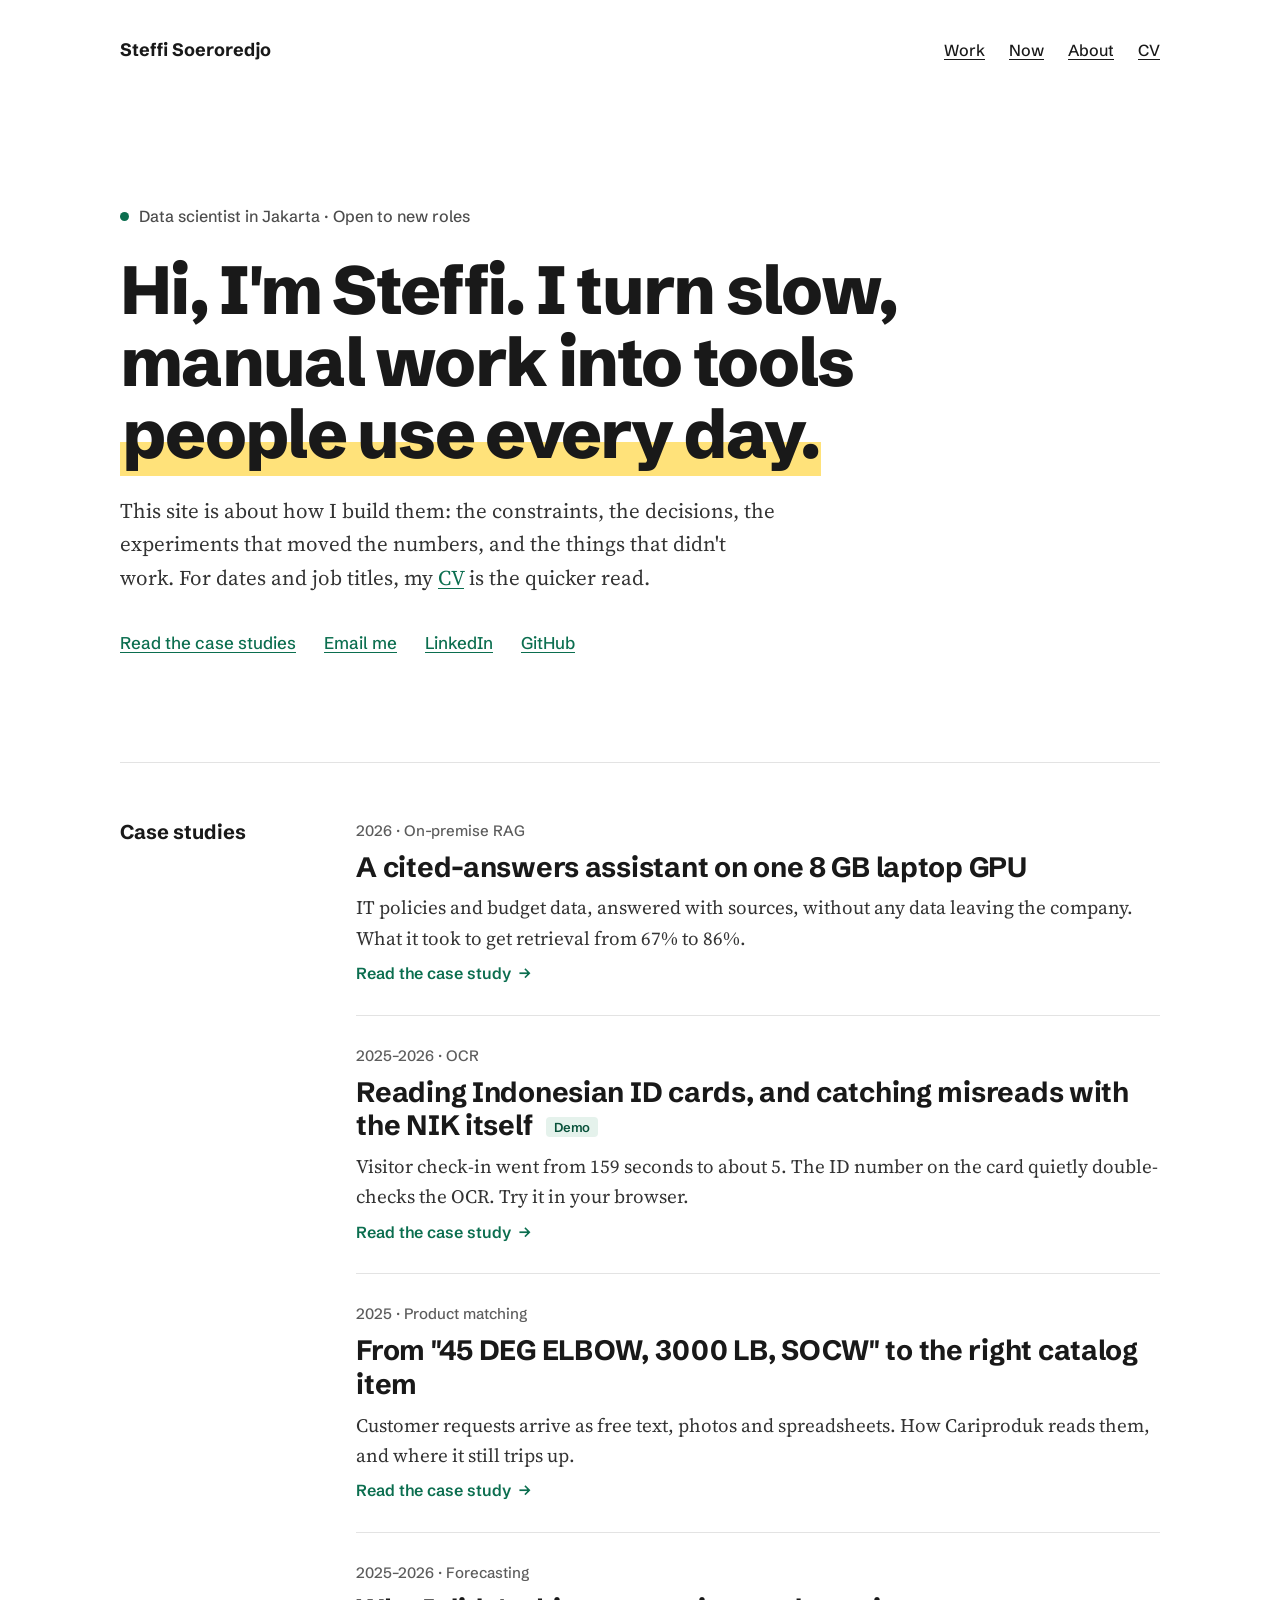
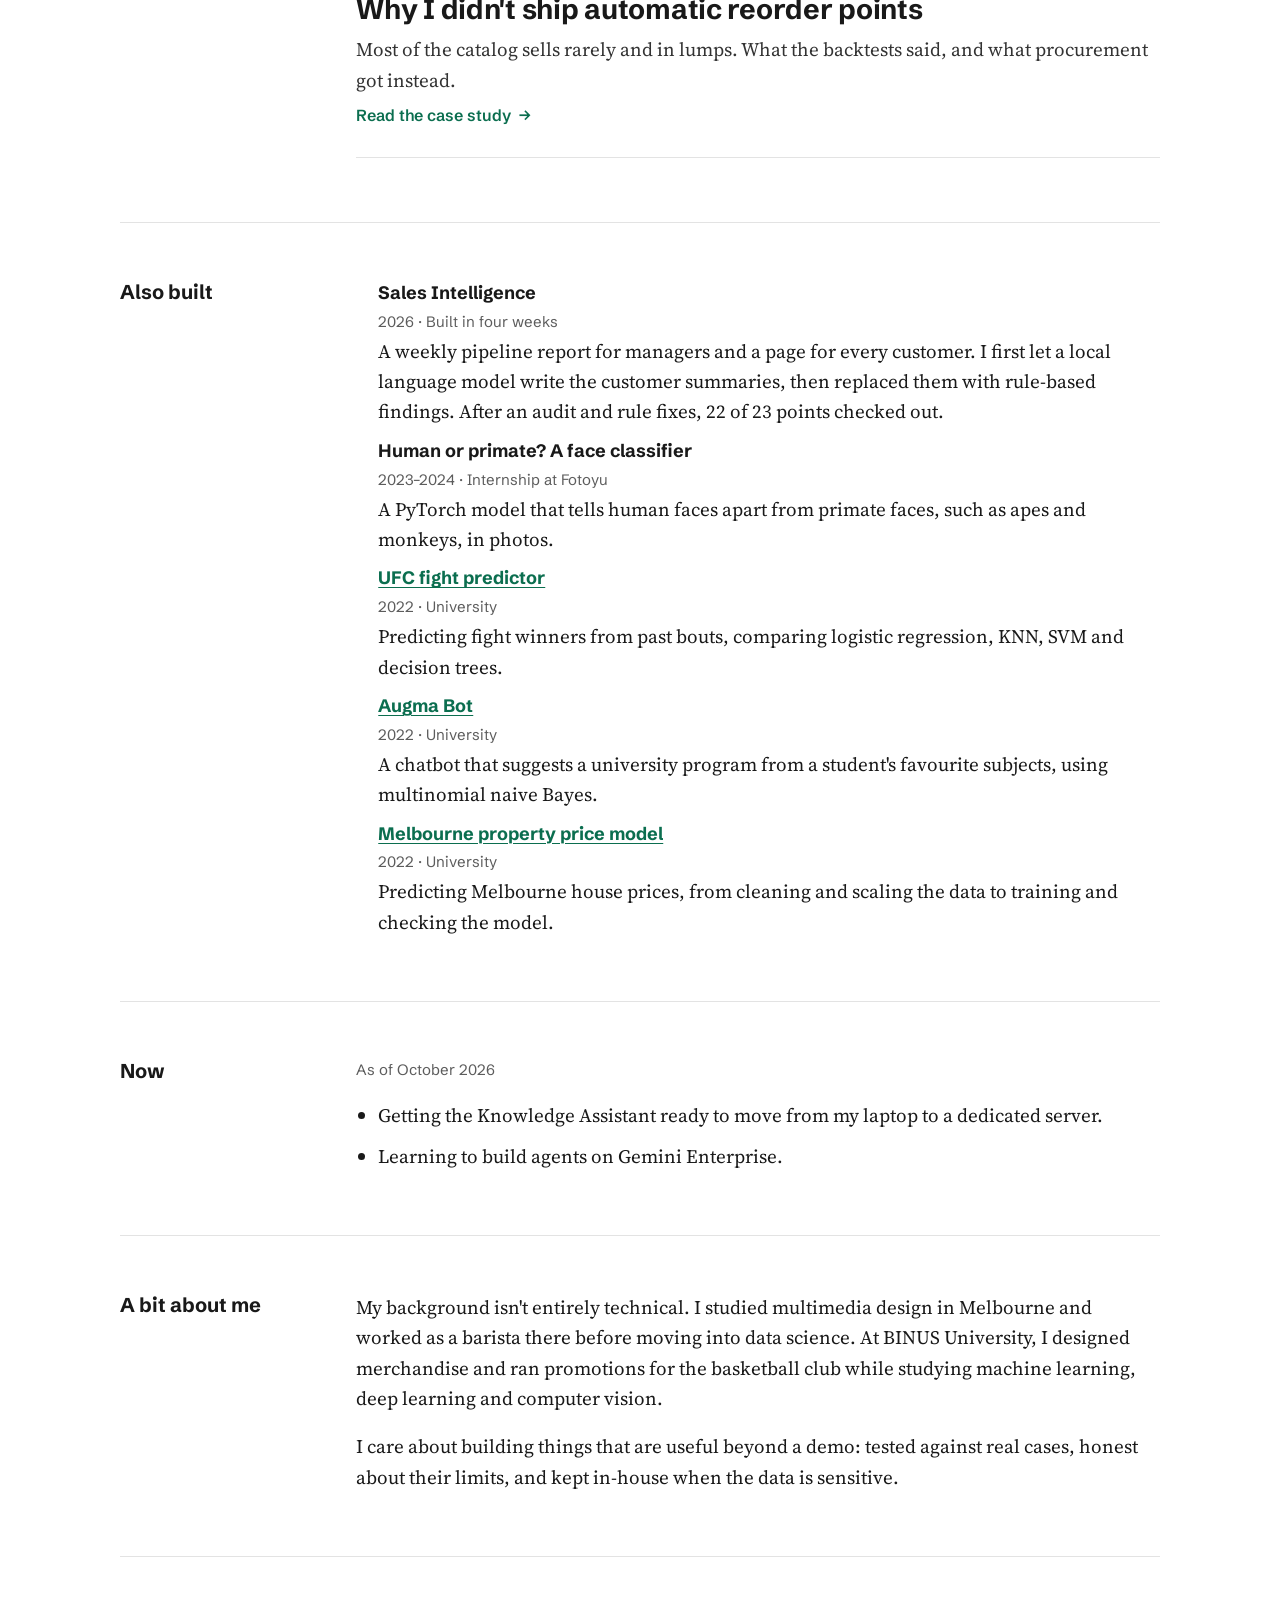
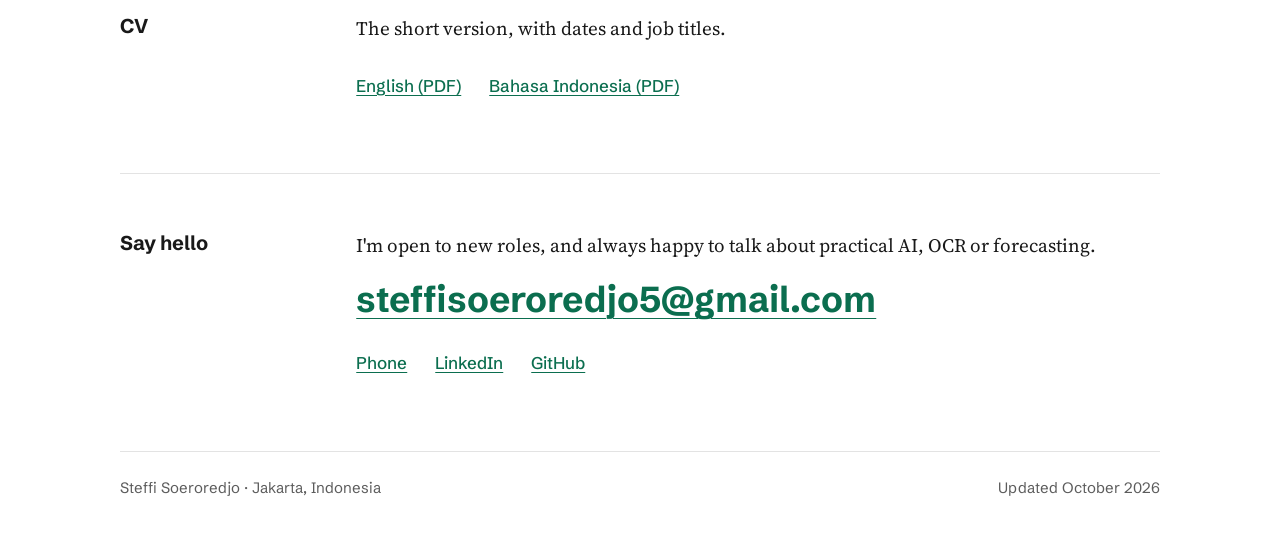
<file: index.html>
<!doctype html>
<html lang="en">
<head>
<meta charset="utf-8">
<meta name="viewport" content="width=device-width, initial-scale=1">
<title>Steffi Soeroredjo · Data Scientist</title>
<meta name="description" content="Steffi Soeroredjo is a data scientist in Jakarta. Case studies on an on-premise document assistant, OCR for Indonesian ID cards and receipts, product matching and demand forecasting.">
<meta property="og:type" content="website">
<meta property="og:title" content="Steffi Soeroredjo · Data Scientist">
<meta property="og:description" content="Case studies on practical AI tools built for daily operations, including what didn't work.">
<meta property="og:url" content="https://steffi-soe.github.io/portofolio/">
<meta name="theme-color" content="#FFFFFF">
<link rel="icon" href="data:image/svg+xml,%3Csvg xmlns='http://www.w3.org/2000/svg' viewBox='0 0 64 64'%3E%3Crect width='64' height='64' rx='14' fill='%230B6E4F'/%3E%3Ctext x='32' y='44' font-family='Georgia,serif' font-size='36' font-weight='700' fill='%23ffffff' text-anchor='middle'%3ES%3C/text%3E%3C/svg%3E">
<link rel="preconnect" href="https://fonts.googleapis.com">
<link rel="preconnect" href="https://fonts.gstatic.com" crossorigin>
<link rel="stylesheet" href="https://fonts.googleapis.com/css2?family=Schibsted+Grotesk:wght@500;600;700;800&amp;family=Source+Serif+4:ital,opsz,wght@0,8..60,400;0,8..60,600;1,8..60,400&amp;display=swap">
<link rel="stylesheet" href="assets/site.css">
</head>
<body>
<div class="wrap">

<header class="site-header rise">
<a class="name" href="./">Steffi Soeroredjo</a>
<nav class="site-nav" aria-label="Main">
<a href="#work">Work</a>
<a href="#now">Now</a>
<a href="#about">About</a>
<a href="#cv">CV</a>
</nav>
</header>

<main id="top">

<section class="hero" aria-labelledby="hero-title">
<p class="status rise d1"><span class="dot pulse" aria-hidden="true"></span>Data scientist in Jakarta · Open to new roles</p>
<h1 id="hero-title" class="rise d2">Hi, I'm Steffi. I turn slow, manual work into tools <mark class="hl mark-draw">people use every day.</mark></h1>
<p class="lede rise d3">This site is about how I build them: the constraints, the decisions, the experiments that moved the numbers, and the things that didn't work. For dates and job titles, my <a href="#cv">CV</a> is the quicker read.</p>
<p class="link-row rise d4">
<a href="#work">Read the case studies</a>
<a href="mailto:steffisoeroredjo5@gmail.com">Email me</a>
<a href="https://www.linkedin.com/in/steffisoe">LinkedIn</a>
<a href="https://github.com/Steffi-Soe">GitHub</a>
</p>
</section>

<section id="work" class="row" aria-labelledby="work-title">
<h2 id="work-title" class="reveal">Case studies</h2>
<div class="body">
<div class="cases">

<a class="case reveal" href="work/knowledge-assistant.html">
<span class="meta">2026 · On-premise RAG</span>
<h3>A cited-answers assistant on one 8 GB laptop GPU</h3>
<span class="hook">IT policies and budget data, answered with sources, without any data leaving the company. What it took to get retrieval from 67% to 86%.</span>
<span class="more">Read the case study <span aria-hidden="true">→</span></span>
</a>

<a class="case reveal" href="work/ocr-suite.html">
<span class="meta">2025–2026 · OCR</span>
<h3>Reading Indonesian ID cards, and catching misreads with the NIK itself <span class="tag">Demo</span></h3>
<span class="hook">Visitor check-in went from 159 seconds to about 5. The ID number on the card quietly double-checks the OCR. Try it in your browser.</span>
<span class="more">Read the case study <span aria-hidden="true">→</span></span>
</a>

<a class="case reveal" href="work/cariproduk.html">
<span class="meta">2025 · Product matching</span>
<h3>From "45 DEG ELBOW, 3000 LB, SOCW" to the right catalog item</h3>
<span class="hook">Customer requests arrive as free text, photos and spreadsheets. How Cariproduk reads them, and where it still trips up.</span>
<span class="more">Read the case study <span aria-hidden="true">→</span></span>
</a>

<a class="case reveal" href="work/forecasting.html">
<span class="meta">2025–2026 · Forecasting</span>
<h3>Why I didn't ship automatic reorder points</h3>
<span class="hook">Most of the catalog sells rarely and in lumps. What the backtests said, and what procurement got instead.</span>
<span class="more">Read the case study <span aria-hidden="true">→</span></span>
</a>

</div>
</div>
</section>

<section class="row reveal" aria-labelledby="also-title">
<h2 id="also-title">Also built</h2>
<div class="body">
<ul class="plain">
<li><span class="what">Sales Intelligence</span><span class="when">2026 · Built in four weeks</span><span>A weekly pipeline report for managers and a page for every customer. I first let a local language model write the customer summaries, then replaced them with rule-based findings. After an audit and rule fixes, 22 of 23 points checked out.</span></li>
<li><span class="what">Human or primate? A face classifier</span><span class="when">2023–2024 · Internship at Fotoyu</span><span>A PyTorch model that tells human faces apart from primate faces, such as apes and monkeys, in photos.</span></li>
<li><span class="what"><a href="https://github.com/Steffi-Soe/UFC-Fighter-Winner-Predictor">UFC fight predictor</a></span><span class="when">2022 · University</span><span>Predicting fight winners from past bouts, comparing logistic regression, KNN, SVM and decision trees.</span></li>
<li><span class="what"><a href="https://github.com/Steffi-Soe/Augma-Bot">Augma Bot</a></span><span class="when">2022 · University</span><span>A chatbot that suggests a university program from a student's favourite subjects, using multinomial naive Bayes.</span></li>
<li><span class="what"><a href="https://github.com/Steffi-Soe/Melbourne-Property-Predictor">Melbourne property price model</a></span><span class="when">2022 · University</span><span>Predicting Melbourne house prices, from cleaning and scaling the data to training and checking the model.</span></li>
</ul>
</div>
</section>

<section id="now" class="row reveal" aria-labelledby="now-title">
<h2 id="now-title">Now</h2>
<div class="body">
<p class="muted small sans">As of October 2026</p>
<ul>
<li>Getting the Knowledge Assistant ready to move from my laptop to a dedicated server.</li>
<li>Learning to build agents on Gemini Enterprise.</li>
</ul>
</div>
</section>

<section id="about" class="row reveal" aria-labelledby="about-title">
<h2 id="about-title">A bit about me</h2>
<div class="body">
<p>My background isn't entirely technical. I studied multimedia design in Melbourne and worked as a barista there before moving into data science. At BINUS University, I designed merchandise and ran promotions for the basketball club while studying machine learning, deep learning and computer vision.</p>
<p>I care about building things that are useful beyond a demo: tested against real cases, honest about their limits, and kept in-house when the data is sensitive.</p>
</div>
</section>

<section id="cv" class="row reveal" aria-labelledby="cv-title">
<h2 id="cv-title">CV</h2>
<div class="body">
<p>The short version, with dates and job titles.</p>
<p class="link-row">
<a href="cv/Steffi_Soeroredjo_CV.pdf">English (PDF)</a>
<a href="cv/Steffi_Soeroredjo_CV_ID.pdf">Bahasa Indonesia (PDF)</a>
</p>
</div>
</section>

<section id="contact" class="row reveal" aria-labelledby="contact-title">
<h2 id="contact-title">Say hello</h2>
<div class="body">
<p>I'm open to new roles, and always happy to talk about practical AI, OCR or forecasting.</p>
<a class="sans" href="mailto:steffisoeroredjo5@gmail.com" style="font-weight:700;font-size:clamp(24px,3.4vw,36px);line-height:1.2;text-underline-offset:6px;overflow-wrap:anywhere">steffisoeroredjo5@gmail.com</a>
<p class="link-row">
<a href="tel:+6282260560543">Phone</a>
<a href="https://www.linkedin.com/in/steffisoe">LinkedIn</a>
<a href="https://github.com/Steffi-Soe">GitHub</a>
</p>
</div>
</section>

</main>

<footer class="site-footer">
<span>Steffi Soeroredjo · Jakarta, Indonesia</span>
<span>Updated October 2026</span>
</footer>

</div>
</body>
</html>
</file>
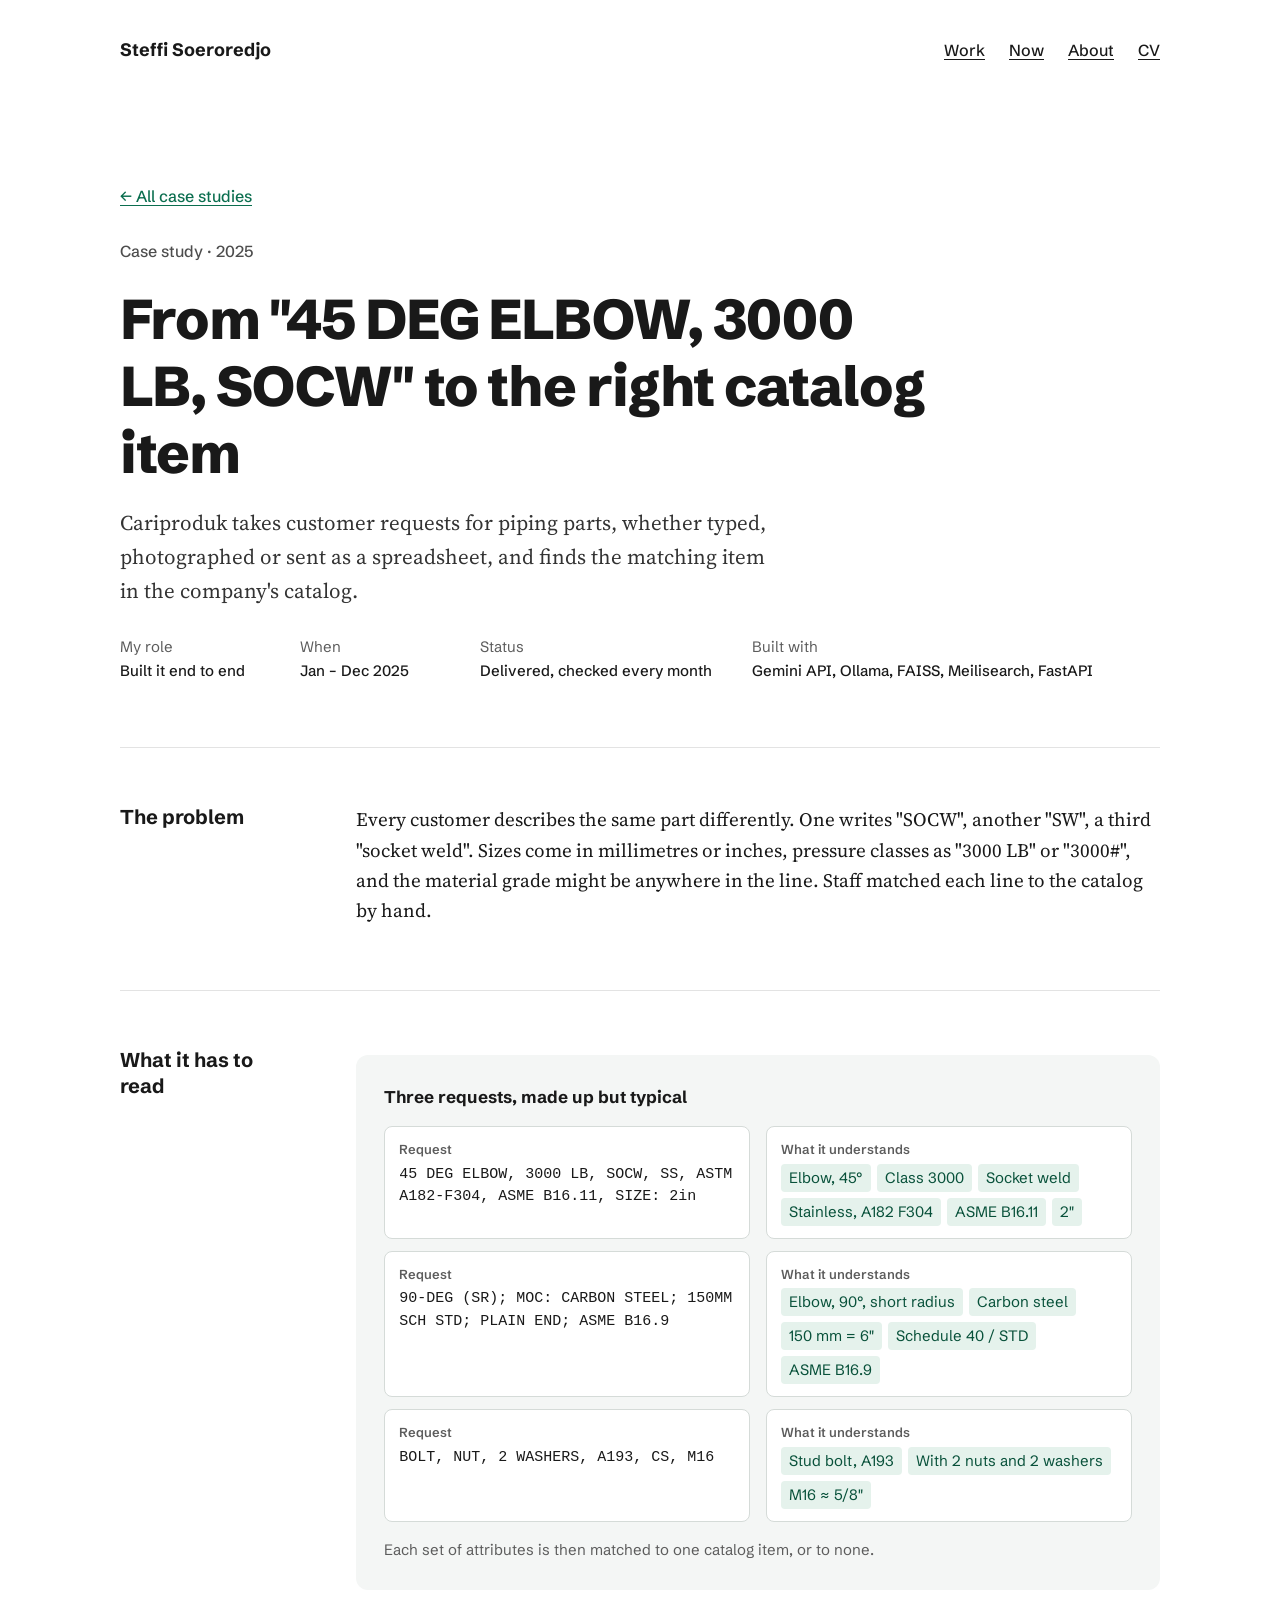
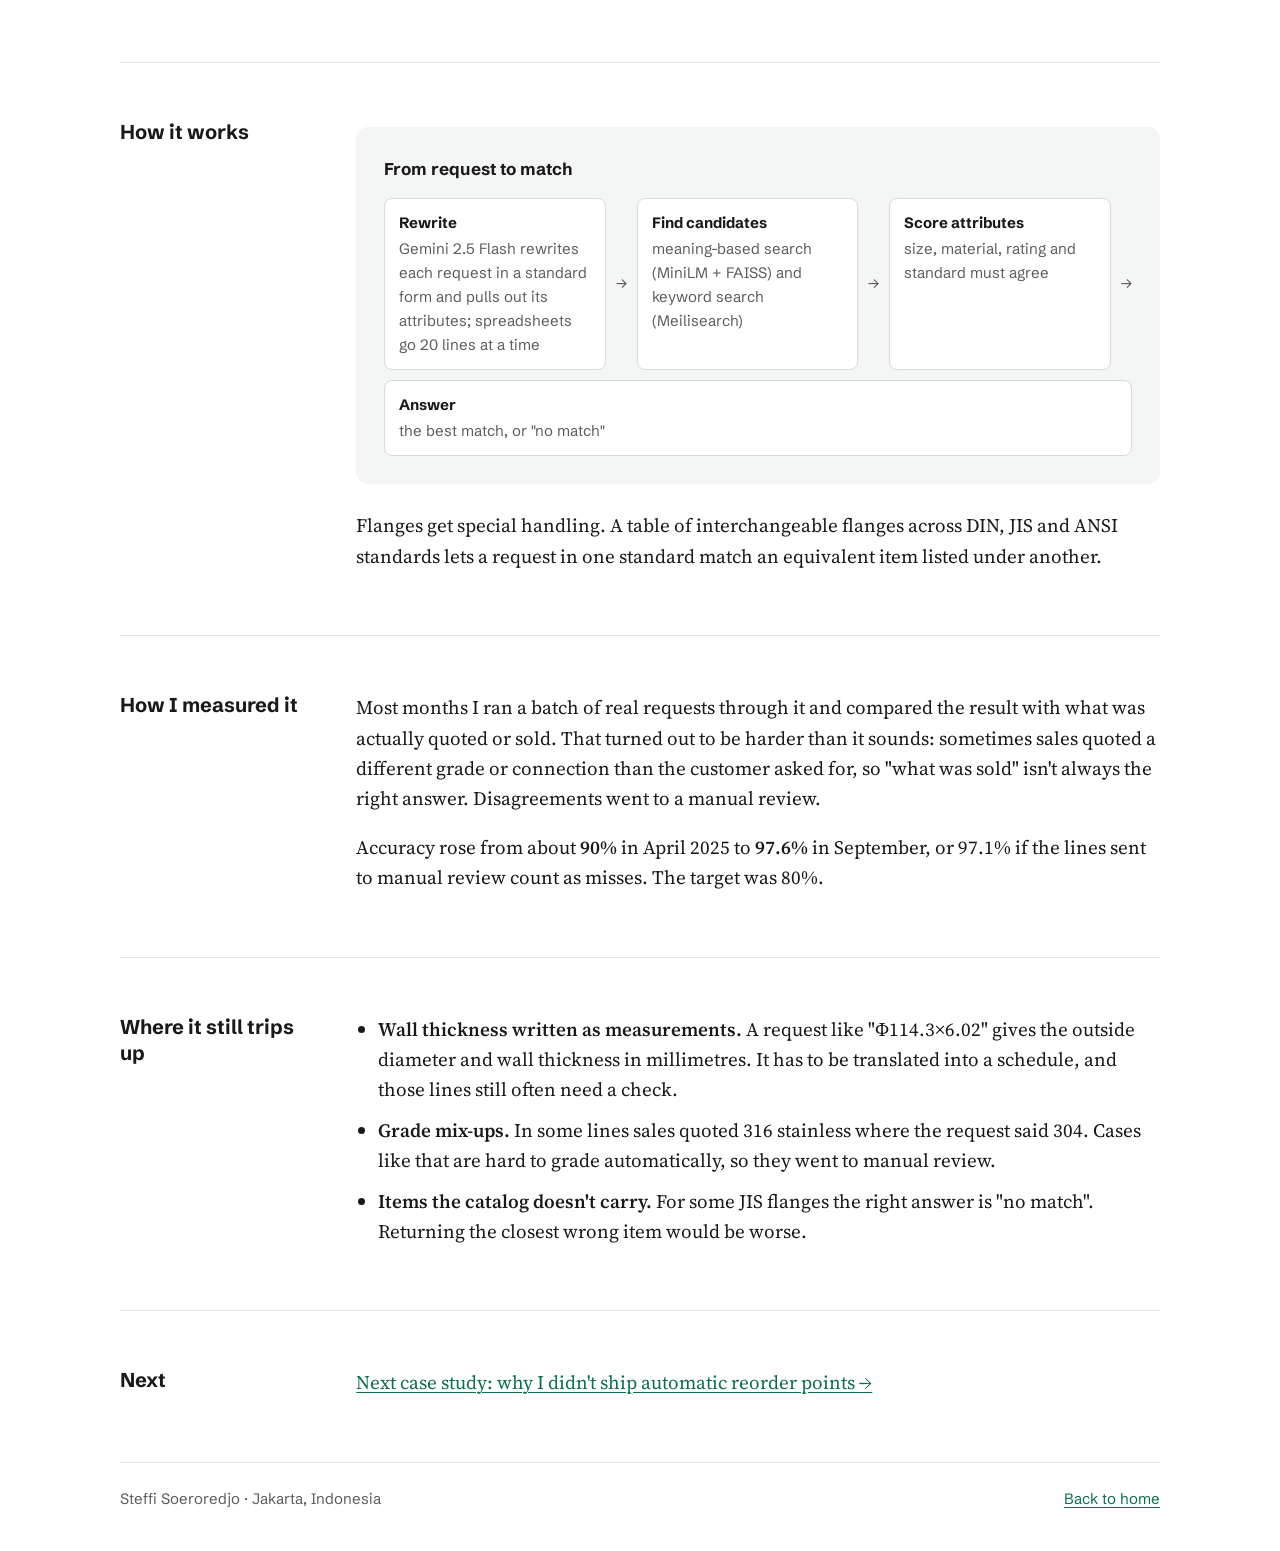
<file: work/cariproduk.html>
<!doctype html>
<html lang="en">
<head>
<meta charset="utf-8">
<meta name="viewport" content="width=device-width, initial-scale=1">
<title>Matching messy product requests · Steffi Soeroredjo</title>
<meta name="description" content="Case study: Cariproduk, a tool that matches free-text, photo and spreadsheet requests for piping parts to the right catalog item.">
<meta property="og:title" content="From &quot;45 DEG ELBOW, 3000 LB, SOCW&quot; to the right catalog item">
<meta property="og:description" content="How Cariproduk reads messy product requests, and where it still trips up.">
<meta name="theme-color" content="#FFFFFF">
<link rel="icon" href="data:image/svg+xml,%3Csvg xmlns='http://www.w3.org/2000/svg' viewBox='0 0 64 64'%3E%3Crect width='64' height='64' rx='14' fill='%230B6E4F'/%3E%3Ctext x='32' y='44' font-family='Georgia,serif' font-size='36' font-weight='700' fill='%23ffffff' text-anchor='middle'%3ES%3C/text%3E%3C/svg%3E">
<link rel="preconnect" href="https://fonts.googleapis.com">
<link rel="preconnect" href="https://fonts.gstatic.com" crossorigin>
<link rel="stylesheet" href="https://fonts.googleapis.com/css2?family=Schibsted+Grotesk:wght@500;600;700;800&amp;family=Source+Serif+4:ital,opsz,wght@0,8..60,400;0,8..60,600;1,8..60,400&amp;display=swap">
<link rel="stylesheet" href="../assets/site.css">
</head>
<body>
<div class="wrap">

<header class="site-header rise">
<a class="name" href="../">Steffi Soeroredjo</a>
<nav class="site-nav" aria-label="Main">
<a href="../#work">Work</a>
<a href="../#now">Now</a>
<a href="../#about">About</a>
<a href="../#cv">CV</a>
</nav>
</header>

<main>

<section class="cs-head" aria-labelledby="title">
<a class="back rise" href="../#work">← All case studies</a>
<p class="status rise d1">Case study · 2025</p>
<h1 id="title" class="rise d2">From "45 DEG ELBOW, 3000 LB, SOCW" to the right catalog item</h1>
<p class="lede rise d3">Cariproduk takes customer requests for piping parts, whether typed, photographed or sent as a spreadsheet, and finds the matching item in the company's catalog.</p>
<dl class="facts rise d4">
<div><dt>My role</dt><dd>Built it end to end</dd></div>
<div><dt>When</dt><dd>Jan – Dec 2025</dd></div>
<div><dt>Status</dt><dd>Delivered, checked every month</dd></div>
<div><dt>Built with</dt><dd>Gemini API, Ollama, FAISS, Meilisearch, FastAPI</dd></div>
</dl>
</section>

<section class="row reveal" aria-labelledby="problem">
<h2 id="problem">The problem</h2>
<div class="body">
<p>Every customer describes the same part differently. One writes "SOCW", another "SW", a third "socket weld". Sizes come in millimetres or inches, pressure classes as "3000 LB" or "3000#", and the material grade might be anywhere in the line. Staff matched each line to the catalog by hand.</p>
</div>
</section>

<section class="row reveal" aria-labelledby="examples">
<h2 id="examples">What it has to read</h2>
<div class="body">
<figure>
<p class="fig-title">Three requests, made up but typical</p>
<div class="io">
<div class="io-row">
<div><span class="io-label">Request</span><p class="raw">45 DEG ELBOW, 3000 LB, SOCW, SS, ASTM A182-F304, ASME B16.11, SIZE: 2in</p></div>
<div><span class="io-label">What it understands</span><p class="attrs"><span>Elbow, 45°</span><span>Class 3000</span><span>Socket weld</span><span>Stainless, A182 F304</span><span>ASME B16.11</span><span>2"</span></p></div>
</div>
<div class="io-row">
<div><span class="io-label">Request</span><p class="raw">90-DEG (SR); MOC: CARBON STEEL; 150MM SCH STD; PLAIN END; ASME B16.9</p></div>
<div><span class="io-label">What it understands</span><p class="attrs"><span>Elbow, 90°, short radius</span><span>Carbon steel</span><span>150 mm = 6"</span><span>Schedule 40 / STD</span><span>ASME B16.9</span></p></div>
</div>
<div class="io-row">
<div><span class="io-label">Request</span><p class="raw">BOLT, NUT, 2 WASHERS, A193, CS, M16</p></div>
<div><span class="io-label">What it understands</span><p class="attrs"><span>Stud bolt, A193</span><span>With 2 nuts and 2 washers</span><span>M16 ≈ 5/8"</span></p></div>
</div>
</div>
<figcaption>Each set of attributes is then matched to one catalog item, or to none.</figcaption>
</figure>
</div>
</section>

<section class="row reveal" aria-labelledby="how">
<h2 id="how">How it works</h2>
<div class="body">
<figure>
<p class="fig-title">From request to match</p>
<div class="flow">
<div class="step"><b>Rewrite</b><span>Gemini 2.5 Flash rewrites each request in a standard form and pulls out its attributes; spreadsheets go 20 lines at a time</span></div>
<span class="arrow" aria-hidden="true">→</span>
<div class="step"><b>Find candidates</b><span>meaning-based search (MiniLM + FAISS) and keyword search (Meilisearch)</span></div>
<span class="arrow" aria-hidden="true">→</span>
<div class="step"><b>Score attributes</b><span>size, material, rating and standard must agree</span></div>
<span class="arrow" aria-hidden="true">→</span>
<div class="step"><b>Answer</b><span>the best match, or "no match"</span></div>
</div>
</figure>
<p>Flanges get special handling. A table of interchangeable flanges across DIN, JIS and ANSI standards lets a request in one standard match an equivalent item listed under another.</p>
</div>
</section>

<section class="row reveal" aria-labelledby="measure">
<h2 id="measure">How I measured it</h2>
<div class="body">
<p>Most months I ran a batch of real requests through it and compared the result with what was actually quoted or sold. That turned out to be harder than it sounds: sometimes sales quoted a different grade or connection than the customer asked for, so "what was sold" isn't always the right answer. Disagreements went to a manual review.</p>
<p>Accuracy rose from about <strong>90%</strong> in April 2025 to <strong>97.6%</strong> in September, or 97.1% if the lines sent to manual review count as misses. The target was 80%.</p>
</div>
</section>

<section class="row reveal" aria-labelledby="didnt">
<h2 id="didnt">Where it still trips up</h2>
<div class="body">
<ul>
<li><strong>Wall thickness written as measurements.</strong> A request like "Φ114.3×6.02" gives the outside diameter and wall thickness in millimetres. It has to be translated into a schedule, and those lines still often need a check.</li>
<li><strong>Grade mix-ups.</strong> In some lines sales quoted 316 stainless where the request said 304. Cases like that are hard to grade automatically, so they went to manual review.</li>
<li><strong>Items the catalog doesn't carry.</strong> For some JIS flanges the right answer is "no match". Returning the closest wrong item would be worse.</li>
</ul>
</div>
</section>

<section class="row reveal" aria-labelledby="next">
<h2 id="next">Next</h2>
<div class="body">
<p><a href="forecasting.html">Next case study: why I didn't ship automatic reorder points →</a></p>
</div>
</section>

</main>

<footer class="site-footer">
<span>Steffi Soeroredjo · Jakarta, Indonesia</span>
<span><a href="../">Back to home</a></span>
</footer>

</div>
</body>
</html>
</file>
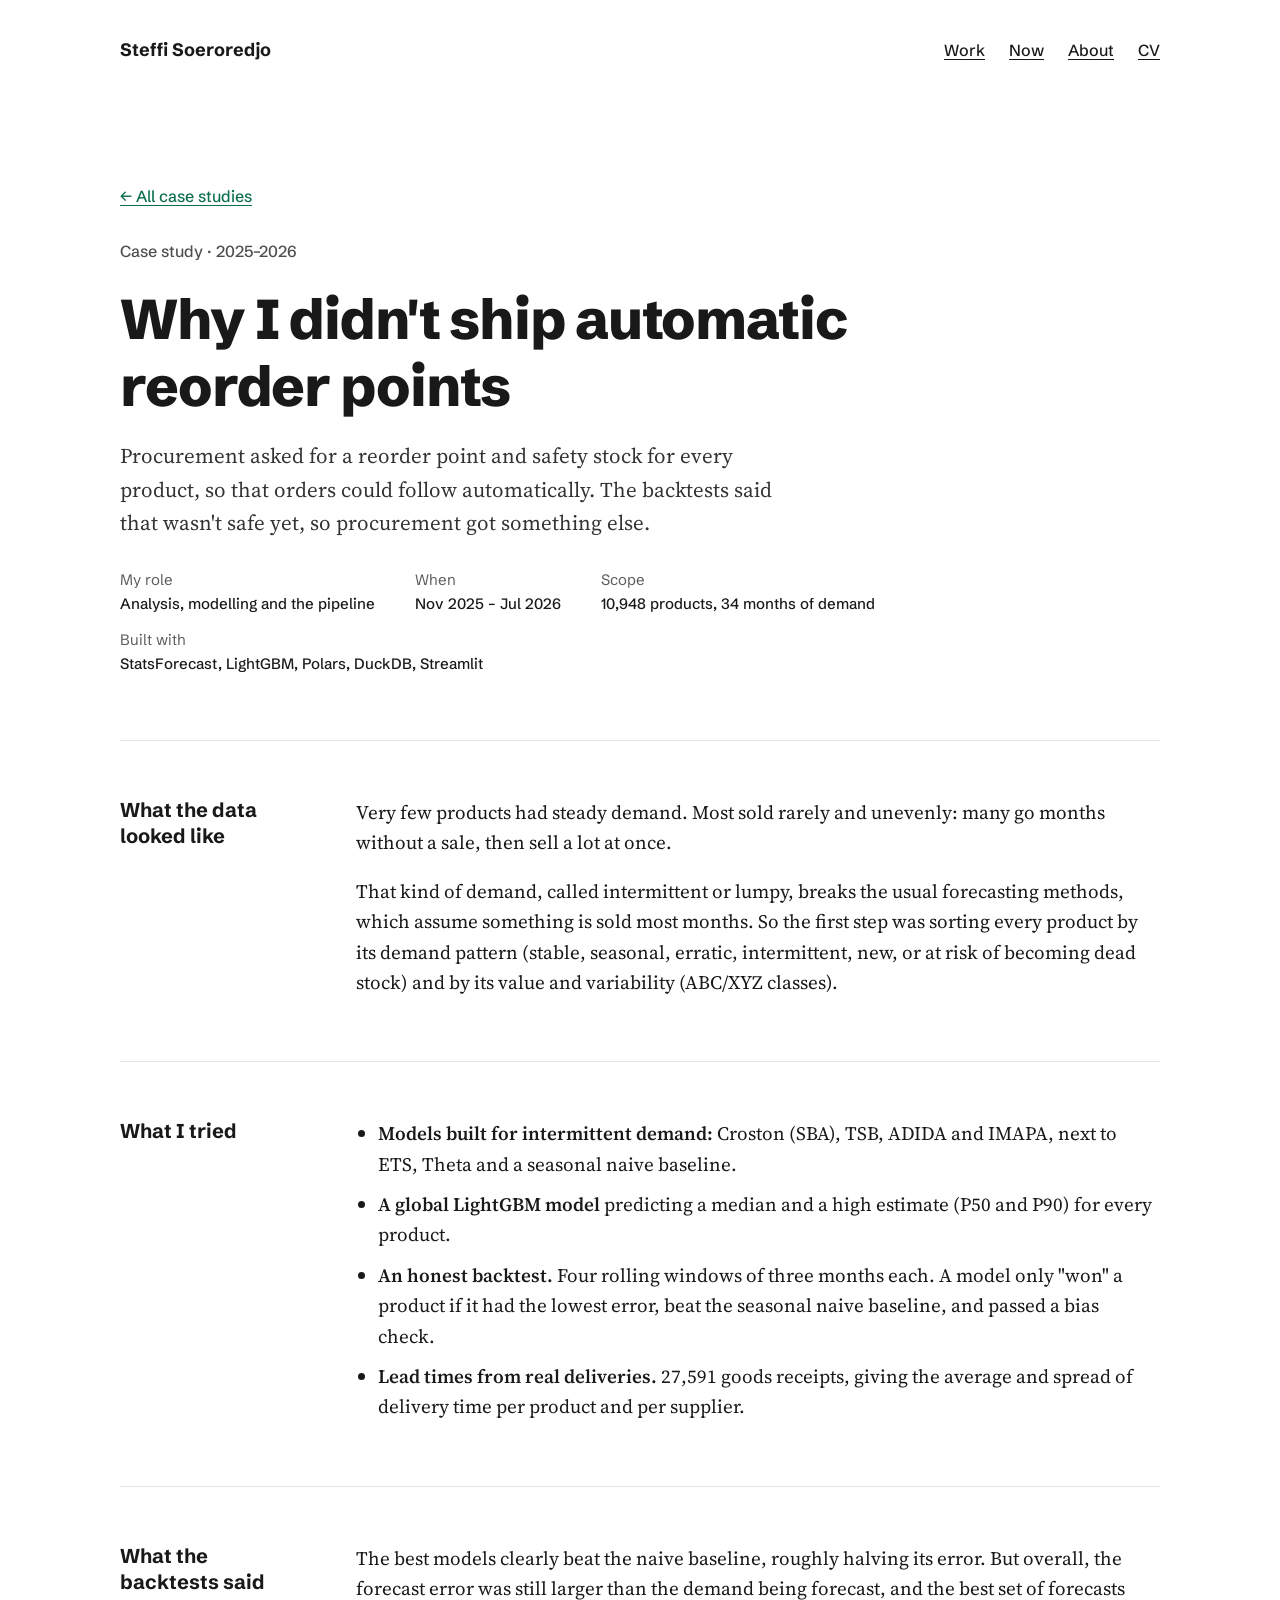
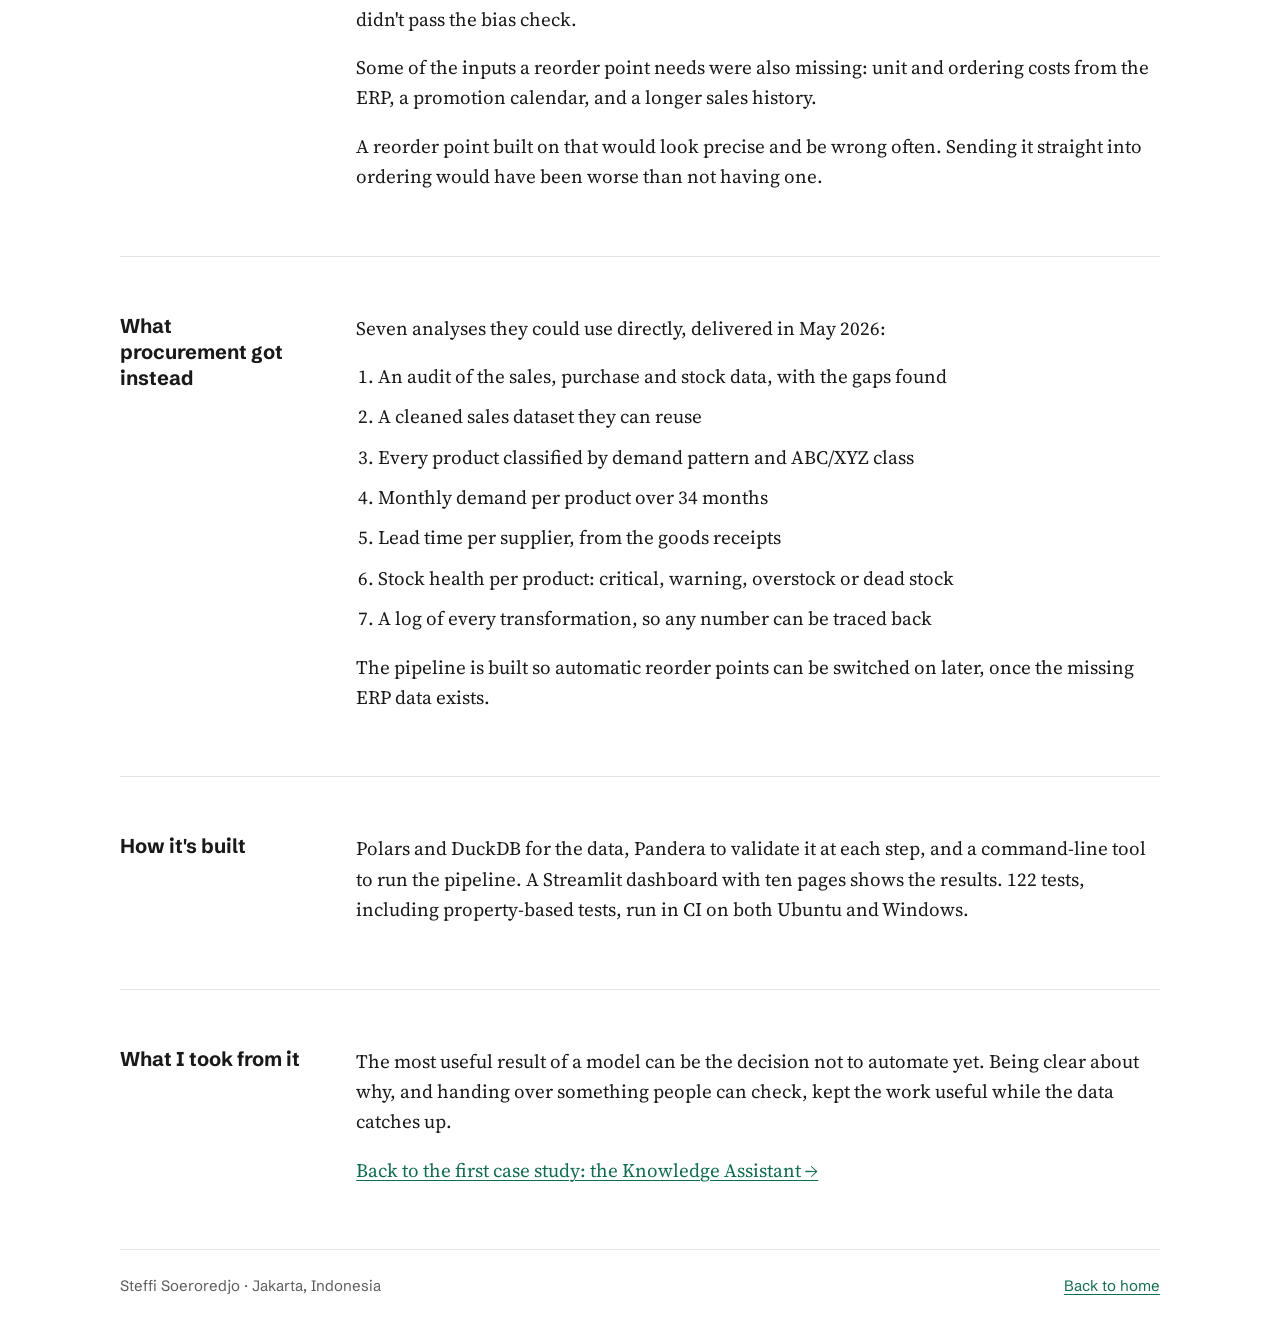
<file: work/forecasting.html>
<!doctype html>
<html lang="en">
<head>
<meta charset="utf-8">
<meta name="viewport" content="width=device-width, initial-scale=1">
<title>Why I didn't ship automatic reorder points · Steffi Soeroredjo</title>
<meta name="description" content="Case study: demand forecasting for about 11,000 products with intermittent demand, what the backtests showed, and what procurement got instead.">
<meta property="og:title" content="Why I didn't ship automatic reorder points">
<meta property="og:description" content="Intermittent demand, honest backtests, and knowing when not to automate.">
<meta name="theme-color" content="#FFFFFF">
<link rel="icon" href="data:image/svg+xml,%3Csvg xmlns='http://www.w3.org/2000/svg' viewBox='0 0 64 64'%3E%3Crect width='64' height='64' rx='14' fill='%230B6E4F'/%3E%3Ctext x='32' y='44' font-family='Georgia,serif' font-size='36' font-weight='700' fill='%23ffffff' text-anchor='middle'%3ES%3C/text%3E%3C/svg%3E">
<link rel="preconnect" href="https://fonts.googleapis.com">
<link rel="preconnect" href="https://fonts.gstatic.com" crossorigin>
<link rel="stylesheet" href="https://fonts.googleapis.com/css2?family=Schibsted+Grotesk:wght@500;600;700;800&amp;family=Source+Serif+4:ital,opsz,wght@0,8..60,400;0,8..60,600;1,8..60,400&amp;display=swap">
<link rel="stylesheet" href="../assets/site.css">
</head>
<body>
<div class="wrap">

<header class="site-header rise">
<a class="name" href="../">Steffi Soeroredjo</a>
<nav class="site-nav" aria-label="Main">
<a href="../#work">Work</a>
<a href="../#now">Now</a>
<a href="../#about">About</a>
<a href="../#cv">CV</a>
</nav>
</header>

<main>

<section class="cs-head" aria-labelledby="title">
<a class="back rise" href="../#work">← All case studies</a>
<p class="status rise d1">Case study · 2025–2026</p>
<h1 id="title" class="rise d2">Why I didn't ship automatic reorder points</h1>
<p class="lede rise d3">Procurement asked for a reorder point and safety stock for every product, so that orders could follow automatically. The backtests said that wasn't safe yet, so procurement got something else.</p>
<dl class="facts rise d4">
<div><dt>My role</dt><dd>Analysis, modelling and the pipeline</dd></div>
<div><dt>When</dt><dd>Nov 2025 – Jul 2026</dd></div>
<div><dt>Scope</dt><dd>10,948 products, 34 months of demand</dd></div>
<div><dt>Built with</dt><dd>StatsForecast, LightGBM, Polars, DuckDB, Streamlit</dd></div>
</dl>
</section>

<section class="row reveal" aria-labelledby="data">
<h2 id="data">What the data looked like</h2>
<div class="body">
<p>Very few products had steady demand. Most sold rarely and unevenly: many go months without a sale, then sell a lot at once.</p>
<p>That kind of demand, called intermittent or lumpy, breaks the usual forecasting methods, which assume something is sold most months. So the first step was sorting every product by its demand pattern (stable, seasonal, erratic, intermittent, new, or at risk of becoming dead stock) and by its value and variability (ABC/XYZ classes).</p>
</div>
</section>

<section class="row reveal" aria-labelledby="tried">
<h2 id="tried">What I tried</h2>
<div class="body">
<ul>
<li><strong>Models built for intermittent demand:</strong> Croston (SBA), TSB, ADIDA and IMAPA, next to ETS, Theta and a seasonal naive baseline.</li>
<li><strong>A global LightGBM model</strong> predicting a median and a high estimate (P50 and P90) for every product.</li>
<li><strong>An honest backtest.</strong> Four rolling windows of three months each. A model only "won" a product if it had the lowest error, beat the seasonal naive baseline, and passed a bias check.</li>
<li><strong>Lead times from real deliveries.</strong> 27,591 goods receipts, giving the average and spread of delivery time per product and per supplier.</li>
</ul>
</div>
</section>

<section class="row reveal" aria-labelledby="said">
<h2 id="said">What the backtests said</h2>
<div class="body">
<p>The best models clearly beat the naive baseline, roughly halving its error. But overall, the forecast error was still larger than the demand being forecast, and the best set of forecasts didn't pass the bias check.</p>
<p>Some of the inputs a reorder point needs were also missing: unit and ordering costs from the ERP, a promotion calendar, and a longer sales history.</p>
<p>A reorder point built on that would look precise and be wrong often. Sending it straight into ordering would have been worse than not having one.</p>
</div>
</section>

<section class="row reveal" aria-labelledby="instead">
<h2 id="instead">What procurement got instead</h2>
<div class="body">
<p>Seven analyses they could use directly, delivered in May 2026:</p>
<ol>
<li>An audit of the sales, purchase and stock data, with the gaps found</li>
<li>A cleaned sales dataset they can reuse</li>
<li>Every product classified by demand pattern and ABC/XYZ class</li>
<li>Monthly demand per product over 34 months</li>
<li>Lead time per supplier, from the goods receipts</li>
<li>Stock health per product: critical, warning, overstock or dead stock</li>
<li>A log of every transformation, so any number can be traced back</li>
</ol>
<p>The pipeline is built so automatic reorder points can be switched on later, once the missing ERP data exists.</p>
</div>
</section>

<section class="row reveal" aria-labelledby="build">
<h2 id="build">How it's built</h2>
<div class="body">
<p>Polars and DuckDB for the data, Pandera to validate it at each step, and a command-line tool to run the pipeline. A Streamlit dashboard with ten pages shows the results. 122 tests, including property-based tests, run in CI on both Ubuntu and Windows.</p>
</div>
</section>

<section class="row reveal" aria-labelledby="learned">
<h2 id="learned">What I took from it</h2>
<div class="body">
<p>The most useful result of a model can be the decision not to automate yet. Being clear about why, and handing over something people can check, kept the work useful while the data catches up.</p>
<p><a href="knowledge-assistant.html">Back to the first case study: the Knowledge Assistant →</a></p>
</div>
</section>

</main>

<footer class="site-footer">
<span>Steffi Soeroredjo · Jakarta, Indonesia</span>
<span><a href="../">Back to home</a></span>
</footer>

</div>
</body>
</html>
</file>
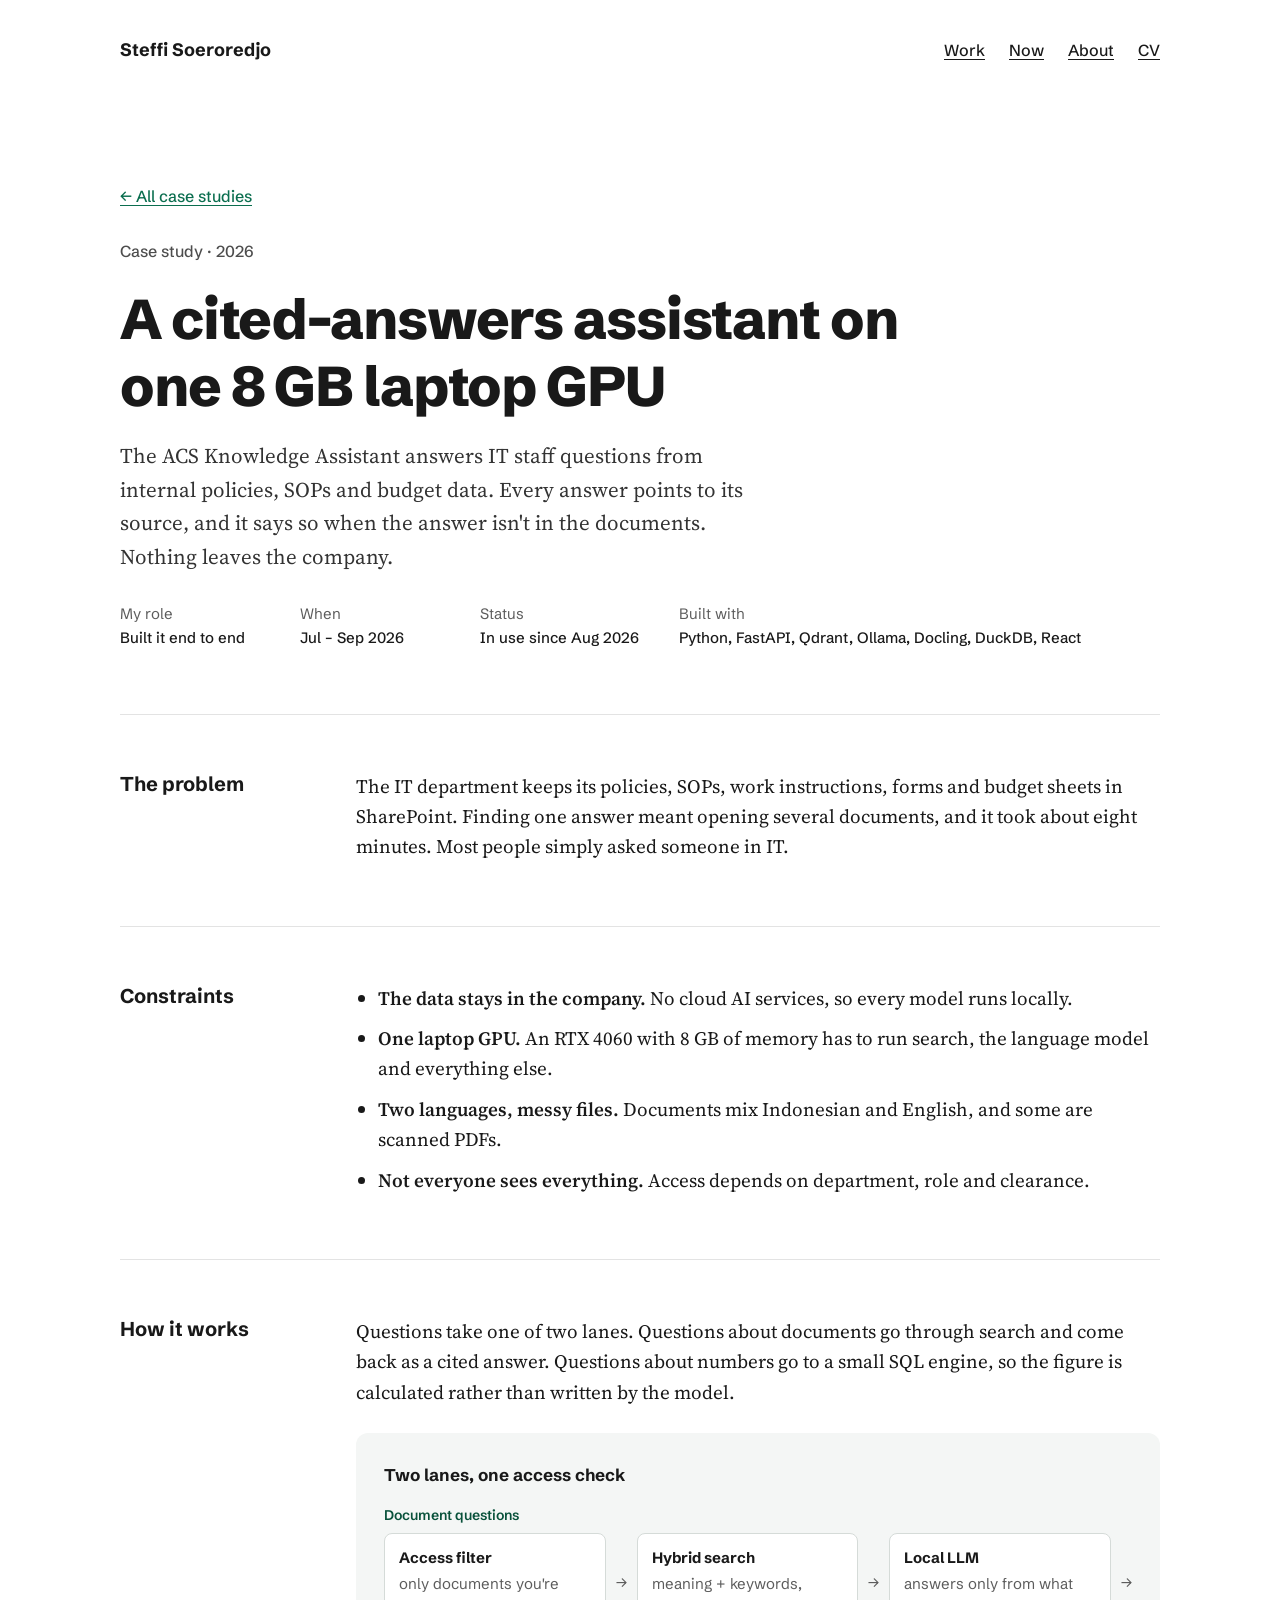
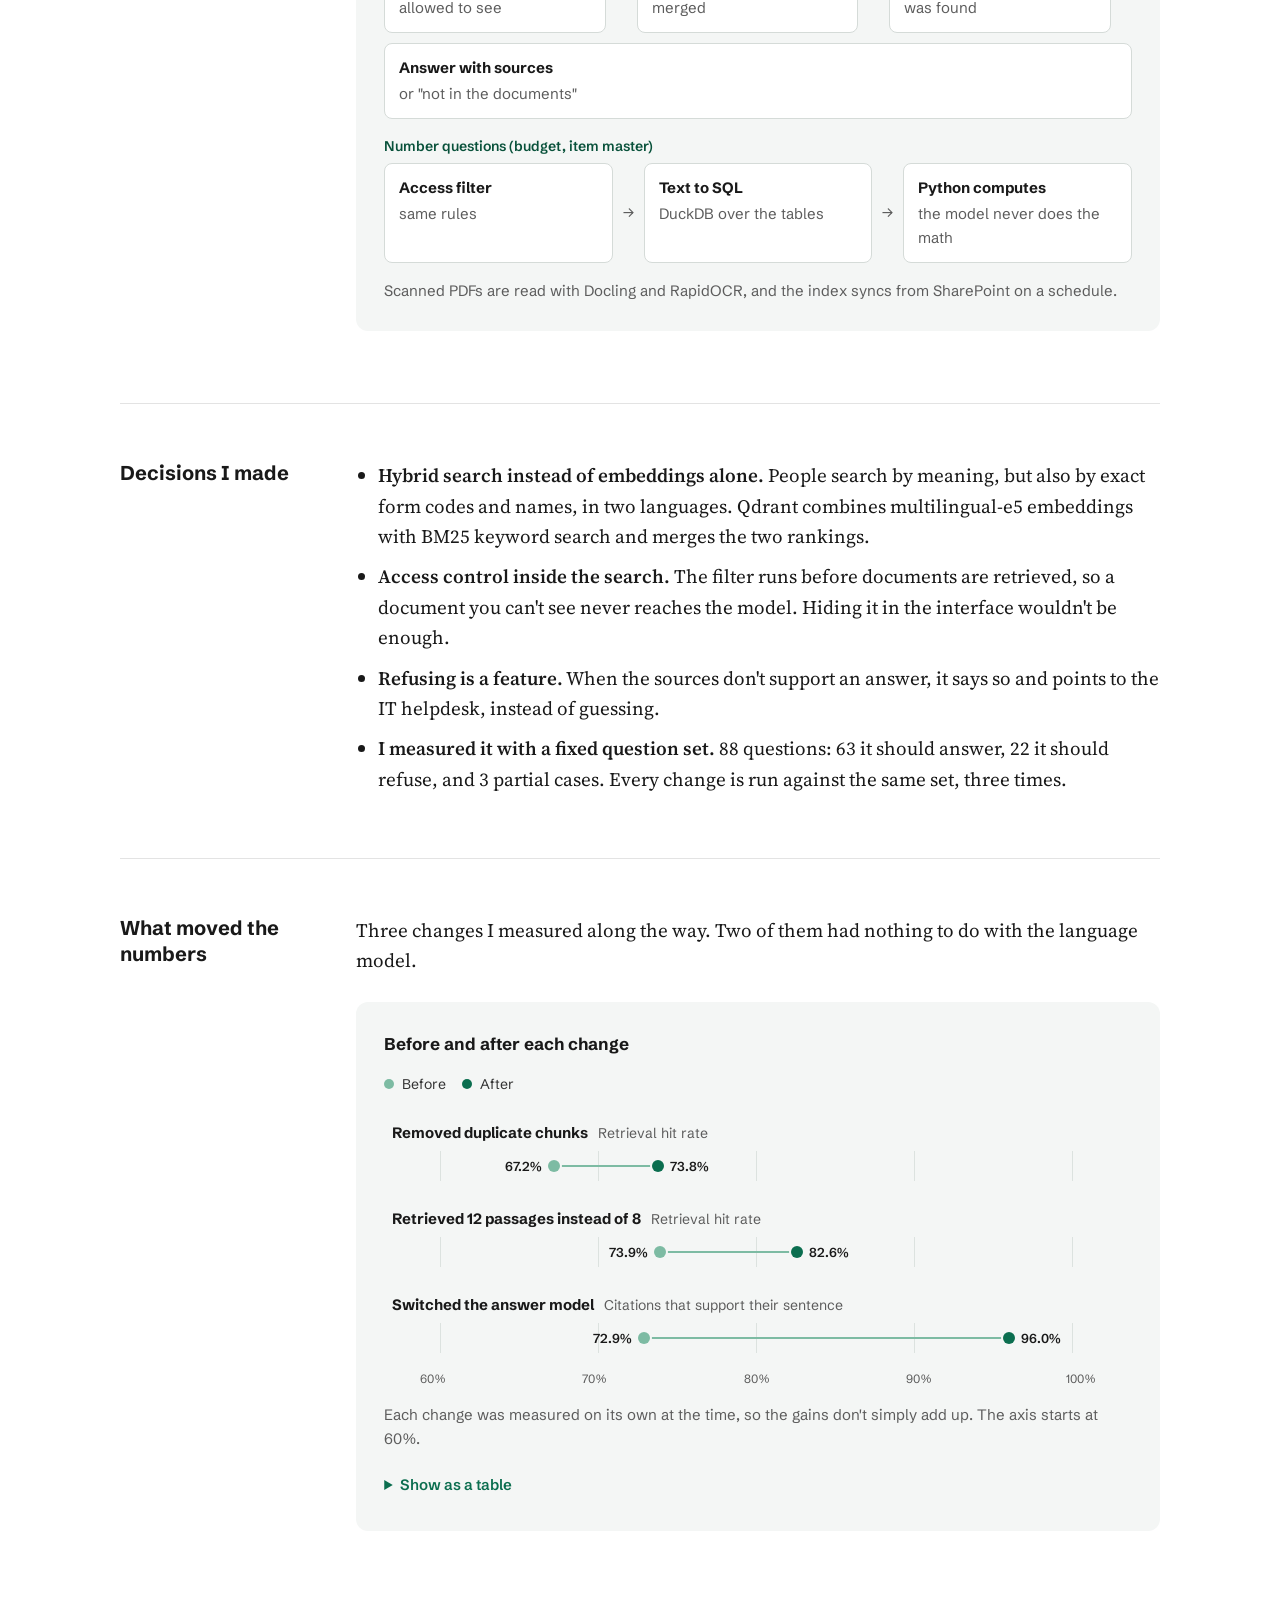
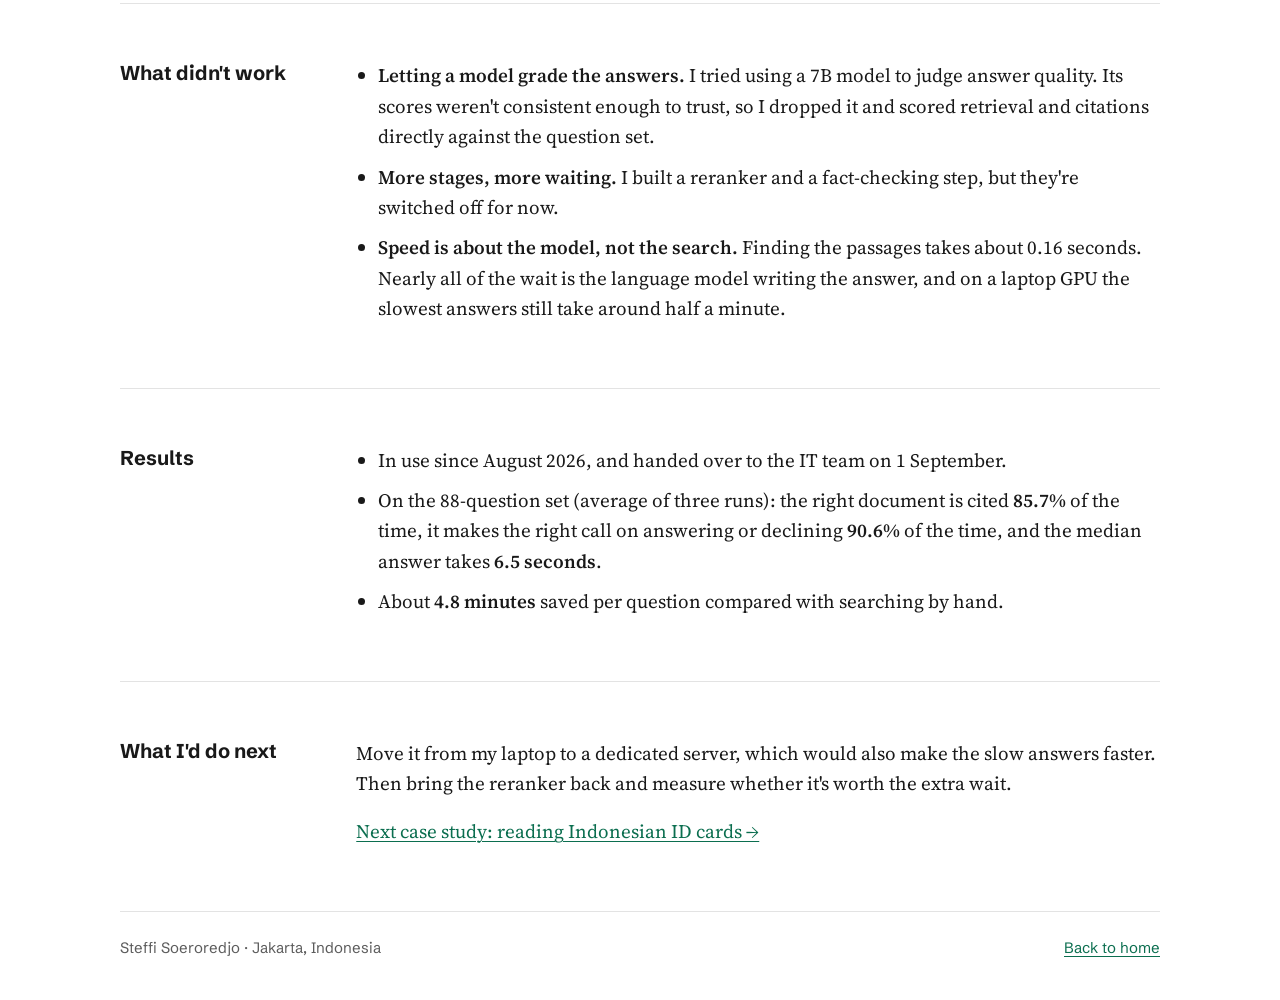
<file: work/knowledge-assistant.html>
<!doctype html>
<html lang="en">
<head>
<meta charset="utf-8">
<meta name="viewport" content="width=device-width, initial-scale=1">
<title>A cited-answers assistant on one laptop GPU · Steffi Soeroredjo</title>
<meta name="description" content="Case study: an on-premise RAG assistant for IT documents and budget data, with hybrid search, access control at retrieval, and an 88-question evaluation set.">
<meta property="og:title" content="A cited-answers assistant on one 8 GB laptop GPU">
<meta property="og:description" content="How retrieval went from 67% to 86%, and what didn't work.">
<meta name="theme-color" content="#FFFFFF">
<link rel="icon" href="data:image/svg+xml,%3Csvg xmlns='http://www.w3.org/2000/svg' viewBox='0 0 64 64'%3E%3Crect width='64' height='64' rx='14' fill='%230B6E4F'/%3E%3Ctext x='32' y='44' font-family='Georgia,serif' font-size='36' font-weight='700' fill='%23ffffff' text-anchor='middle'%3ES%3C/text%3E%3C/svg%3E">
<link rel="preconnect" href="https://fonts.googleapis.com">
<link rel="preconnect" href="https://fonts.gstatic.com" crossorigin>
<link rel="stylesheet" href="https://fonts.googleapis.com/css2?family=Schibsted+Grotesk:wght@500;600;700;800&amp;family=Source+Serif+4:ital,opsz,wght@0,8..60,400;0,8..60,600;1,8..60,400&amp;display=swap">
<link rel="stylesheet" href="../assets/site.css">
</head>
<body>
<div class="wrap">

<header class="site-header rise">
<a class="name" href="../">Steffi Soeroredjo</a>
<nav class="site-nav" aria-label="Main">
<a href="../#work">Work</a>
<a href="../#now">Now</a>
<a href="../#about">About</a>
<a href="../#cv">CV</a>
</nav>
</header>

<main>

<section class="cs-head" aria-labelledby="title">
<a class="back rise" href="../#work">← All case studies</a>
<p class="status rise d1">Case study · 2026</p>
<h1 id="title" class="rise d2">A cited-answers assistant on one 8 GB laptop GPU</h1>
<p class="lede rise d3">The ACS Knowledge Assistant answers IT staff questions from internal policies, SOPs and budget data. Every answer points to its source, and it says so when the answer isn't in the documents. Nothing leaves the company.</p>
<dl class="facts rise d4">
<div><dt>My role</dt><dd>Built it end to end</dd></div>
<div><dt>When</dt><dd>Jul – Sep 2026</dd></div>
<div><dt>Status</dt><dd>In use since Aug 2026</dd></div>
<div><dt>Built with</dt><dd>Python, FastAPI, Qdrant, Ollama, Docling, DuckDB, React</dd></div>
</dl>
</section>

<section class="row reveal" aria-labelledby="problem">
<h2 id="problem">The problem</h2>
<div class="body">
<p>The IT department keeps its policies, SOPs, work instructions, forms and budget sheets in SharePoint. Finding one answer meant opening several documents, and it took about eight minutes. Most people simply asked someone in IT.</p>
</div>
</section>

<section class="row reveal" aria-labelledby="constraints">
<h2 id="constraints">Constraints</h2>
<div class="body">
<ul>
<li><strong>The data stays in the company.</strong> No cloud AI services, so every model runs locally.</li>
<li><strong>One laptop GPU.</strong> An RTX 4060 with 8 GB of memory has to run search, the language model and everything else.</li>
<li><strong>Two languages, messy files.</strong> Documents mix Indonesian and English, and some are scanned PDFs.</li>
<li><strong>Not everyone sees everything.</strong> Access depends on department, role and clearance.</li>
</ul>
</div>
</section>

<section class="row reveal" aria-labelledby="built">
<h2 id="built">How it works</h2>
<div class="body">
<p>Questions take one of two lanes. Questions about documents go through search and come back as a cited answer. Questions about numbers go to a small SQL engine, so the figure is calculated rather than written by the model.</p>
<figure>
<p class="fig-title">Two lanes, one access check</p>
<div class="lane">
<span class="lane-label">Document questions</span>
<div class="flow">
<div class="step"><b>Access filter</b><span>only documents you're allowed to see</span></div>
<span class="arrow" aria-hidden="true">→</span>
<div class="step"><b>Hybrid search</b><span>meaning + keywords, merged</span></div>
<span class="arrow" aria-hidden="true">→</span>
<div class="step"><b>Local LLM</b><span>answers only from what was found</span></div>
<span class="arrow" aria-hidden="true">→</span>
<div class="step"><b>Answer with sources</b><span>or "not in the documents"</span></div>
</div>
</div>
<div class="lane">
<span class="lane-label">Number questions (budget, item master)</span>
<div class="flow">
<div class="step"><b>Access filter</b><span>same rules</span></div>
<span class="arrow" aria-hidden="true">→</span>
<div class="step"><b>Text to SQL</b><span>DuckDB over the tables</span></div>
<span class="arrow" aria-hidden="true">→</span>
<div class="step"><b>Python computes</b><span>the model never does the math</span></div>
</div>
</div>
<figcaption>Scanned PDFs are read with Docling and RapidOCR, and the index syncs from SharePoint on a schedule.</figcaption>
</figure>
</div>
</section>

<section class="row reveal" aria-labelledby="decisions">
<h2 id="decisions">Decisions I made</h2>
<div class="body">
<ul>
<li><strong>Hybrid search instead of embeddings alone.</strong> People search by meaning, but also by exact form codes and names, in two languages. Qdrant combines multilingual-e5 embeddings with BM25 keyword search and merges the two rankings.</li>
<li><strong>Access control inside the search.</strong> The filter runs before documents are retrieved, so a document you can't see never reaches the model. Hiding it in the interface wouldn't be enough.</li>
<li><strong>Refusing is a feature.</strong> When the sources don't support an answer, it says so and points to the IT helpdesk, instead of guessing.</li>
<li><strong>I measured it with a fixed question set.</strong> 88 questions: 63 it should answer, 22 it should refuse, and 3 partial cases. Every change is run against the same set, three times.</li>
</ul>
</div>
</section>

<section class="row reveal" aria-labelledby="needle">
<h2 id="needle">What moved the numbers</h2>
<div class="body">
<p>Three changes I measured along the way. Two of them had nothing to do with the language model.</p>
<figure>
<p class="fig-title">Before and after each change</p>
<div class="legend" aria-hidden="true"><span><i style="background:var(--accent-light)"></i>Before</span><span><i style="background:var(--accent)"></i>After</span></div>
<div class="db" role="group" aria-label="Before and after values for three changes, also listed in the table below">
<div class="db-row" tabindex="0">
<div class="db-label"><b>Removed duplicate chunks</b><span>Retrieval hit rate</span></div>
<div class="db-track"><span class="db-grid" style="left:0"></span><span class="db-grid" style="left:25%"></span><span class="db-grid" style="left:50%"></span><span class="db-grid" style="left:75%"></span><span class="db-grid" style="left:100%"></span><span class="db-line" style="left:18%;width:16.5%"></span><span class="db-dot before" style="left:18%"></span><span class="db-val before" style="left:18%">67.2%</span><span class="db-dot after" style="left:34.5%"></span><span class="db-val after" style="left:34.5%">73.8%</span></div>
<span class="db-tip">29.3% of the index was duplicated text. Removing it let more distinct passages into the top results.</span>
</div>
<div class="db-row" tabindex="0">
<div class="db-label"><b>Retrieved 12 passages instead of 8</b><span>Retrieval hit rate</span></div>
<div class="db-track"><span class="db-grid" style="left:0"></span><span class="db-grid" style="left:25%"></span><span class="db-grid" style="left:50%"></span><span class="db-grid" style="left:75%"></span><span class="db-grid" style="left:100%"></span><span class="db-line" style="left:34.75%;width:21.75%"></span><span class="db-dot before" style="left:34.75%"></span><span class="db-val before" style="left:34.75%">73.9%</span><span class="db-dot after" style="left:56.5%"></span><span class="db-val after" style="left:56.5%">82.6%</span></div>
<span class="db-tip">A small change in how much context the model gets, with a large effect on whether the right document is in it.</span>
</div>
<div class="db-row" tabindex="0">
<div class="db-label"><b>Switched the answer model</b><span>Citations that support their sentence</span></div>
<div class="db-track"><span class="db-grid" style="left:0"></span><span class="db-grid" style="left:25%"></span><span class="db-grid" style="left:50%"></span><span class="db-grid" style="left:75%"></span><span class="db-grid" style="left:100%"></span><span class="db-line" style="left:32.25%;width:57.75%"></span><span class="db-dot before" style="left:32.25%"></span><span class="db-val before" style="left:32.25%">72.9%</span><span class="db-dot after" style="left:90%"></span><span class="db-val after" style="left:90%">96.0%</span></div>
<span class="db-tip">After comparing five local models, scored blind on held-out questions. Unsupported claims also fell from 19.3% to 6.9%.</span>
</div>
<div class="db-axis" aria-hidden="true"><span style="left:0">60%</span><span style="left:25%">70%</span><span style="left:50%">80%</span><span style="left:75%">90%</span><span style="left:100%">100%</span></div>
</div>
<figcaption>Each change was measured on its own at the time, so the gains don't simply add up. The axis starts at 60%.</figcaption>
<details>
<summary>Show as a table</summary>
<div class="table-wrap">
<table>
<thead><tr><th>Change</th><th>Measure</th><th class="num">Before</th><th class="num">After</th></tr></thead>
<tbody>
<tr><td>Removed duplicate chunks</td><td>Retrieval hit rate</td><td class="num">67.2%</td><td class="num">73.8%</td></tr>
<tr><td>Retrieved 12 passages instead of 8</td><td>Retrieval hit rate</td><td class="num">73.9%</td><td class="num">82.6%</td></tr>
<tr><td>Switched the answer model</td><td>Citations that support their sentence</td><td class="num">72.9%</td><td class="num">96.0%</td></tr>
<tr><td>Switched the answer model</td><td>Unsupported claims (lower is better)</td><td class="num">19.3%</td><td class="num">6.9%</td></tr>
</tbody>
</table>
</div>
</details>
</figure>
</div>
</section>

<section class="row reveal" aria-labelledby="didnt">
<h2 id="didnt">What didn't work</h2>
<div class="body">
<ul>
<li><strong>Letting a model grade the answers.</strong> I tried using a 7B model to judge answer quality. Its scores weren't consistent enough to trust, so I dropped it and scored retrieval and citations directly against the question set.</li>
<li><strong>More stages, more waiting.</strong> I built a reranker and a fact-checking step, but they're switched off for now.</li>
<li><strong>Speed is about the model, not the search.</strong> Finding the passages takes about 0.16 seconds. Nearly all of the wait is the language model writing the answer, and on a laptop GPU the slowest answers still take around half a minute.</li>
</ul>
</div>
</section>

<section class="row reveal" aria-labelledby="results">
<h2 id="results">Results</h2>
<div class="body">
<ul>
<li>In use since August 2026, and handed over to the IT team on 1 September.</li>
<li>On the 88-question set (average of three runs): the right document is cited <strong>85.7%</strong> of the time, it makes the right call on answering or declining <strong>90.6%</strong> of the time, and the median answer takes <strong>6.5 seconds</strong>.</li>
<li>About <strong>4.8 minutes</strong> saved per question compared with searching by hand.</li>
</ul>
</div>
</section>

<section class="row reveal" aria-labelledby="next">
<h2 id="next">What I'd do next</h2>
<div class="body">
<p>Move it from my laptop to a dedicated server, which would also make the slow answers faster. Then bring the reranker back and measure whether it's worth the extra wait.</p>
<p><a href="ocr-suite.html">Next case study: reading Indonesian ID cards →</a></p>
</div>
</section>

</main>

<footer class="site-footer">
<span>Steffi Soeroredjo · Jakarta, Indonesia</span>
<span><a href="../">Back to home</a></span>
</footer>

</div>
</body>
</html>
</file>
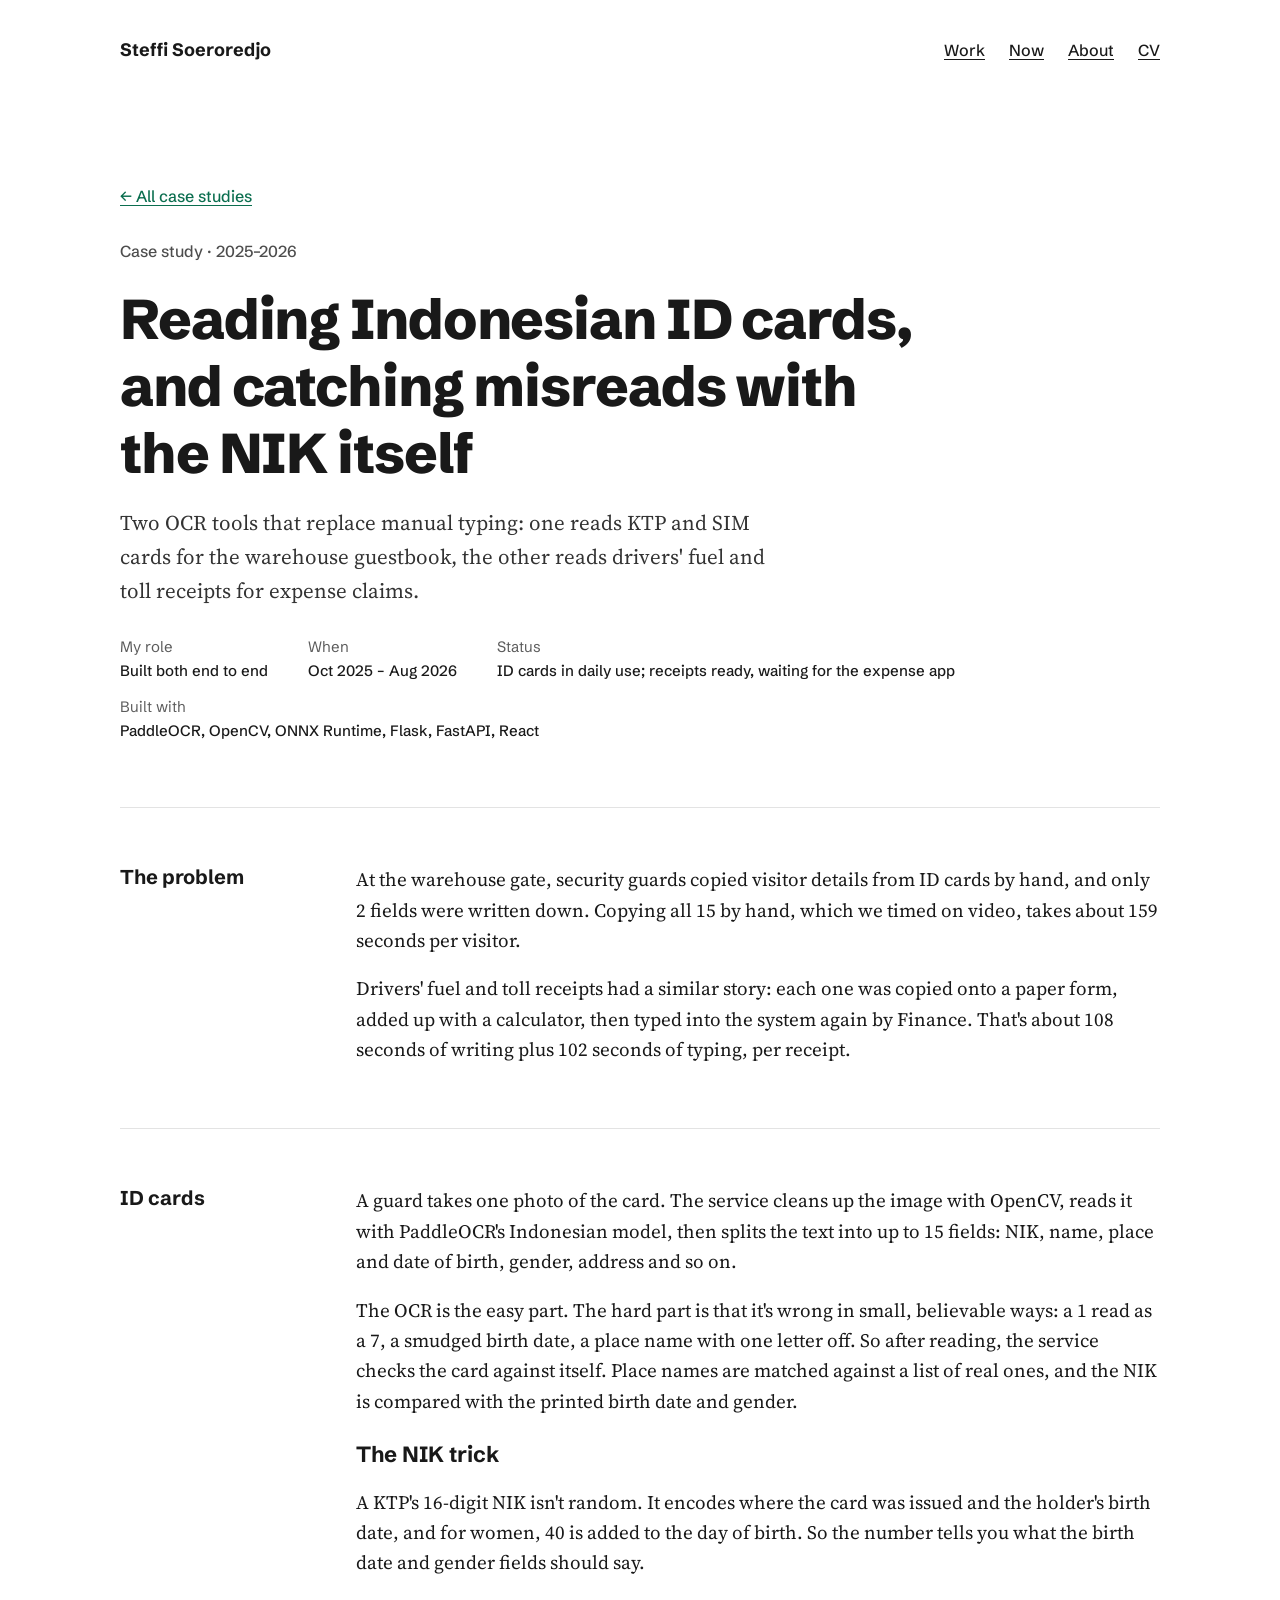
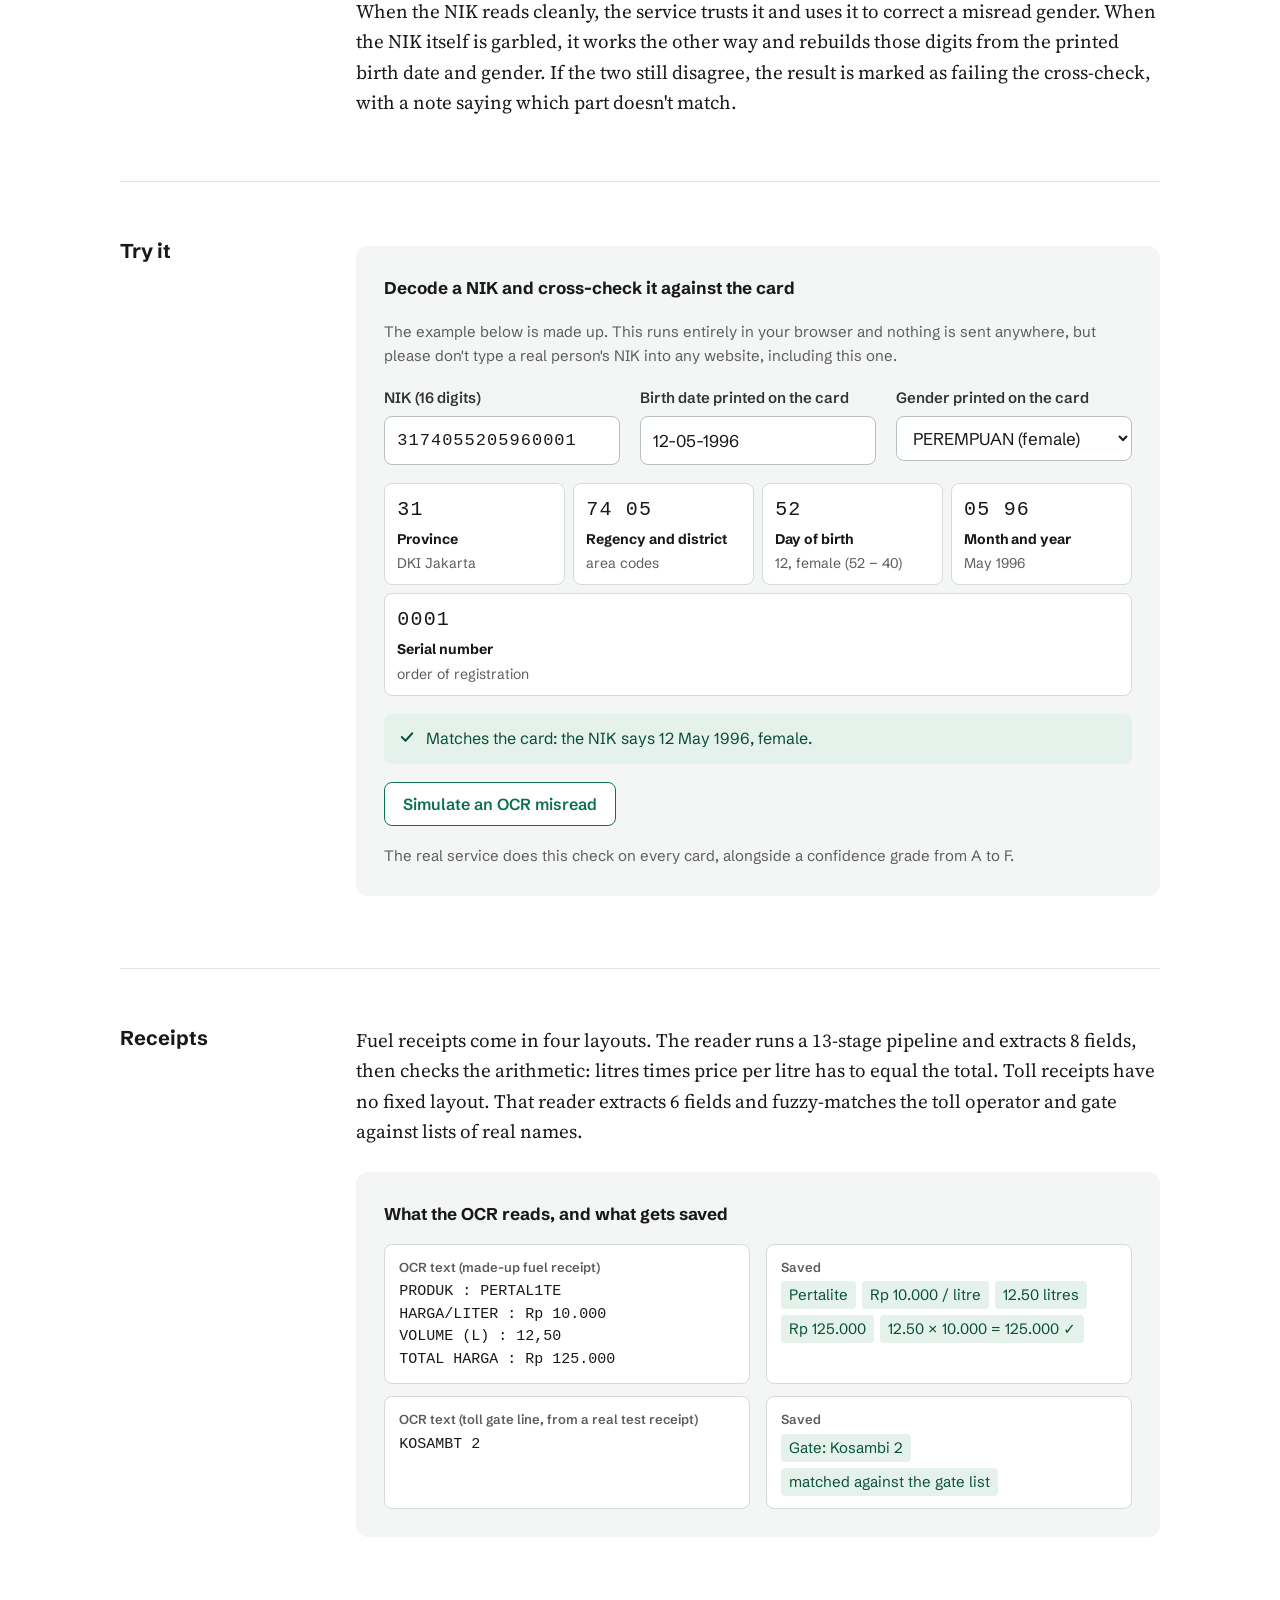
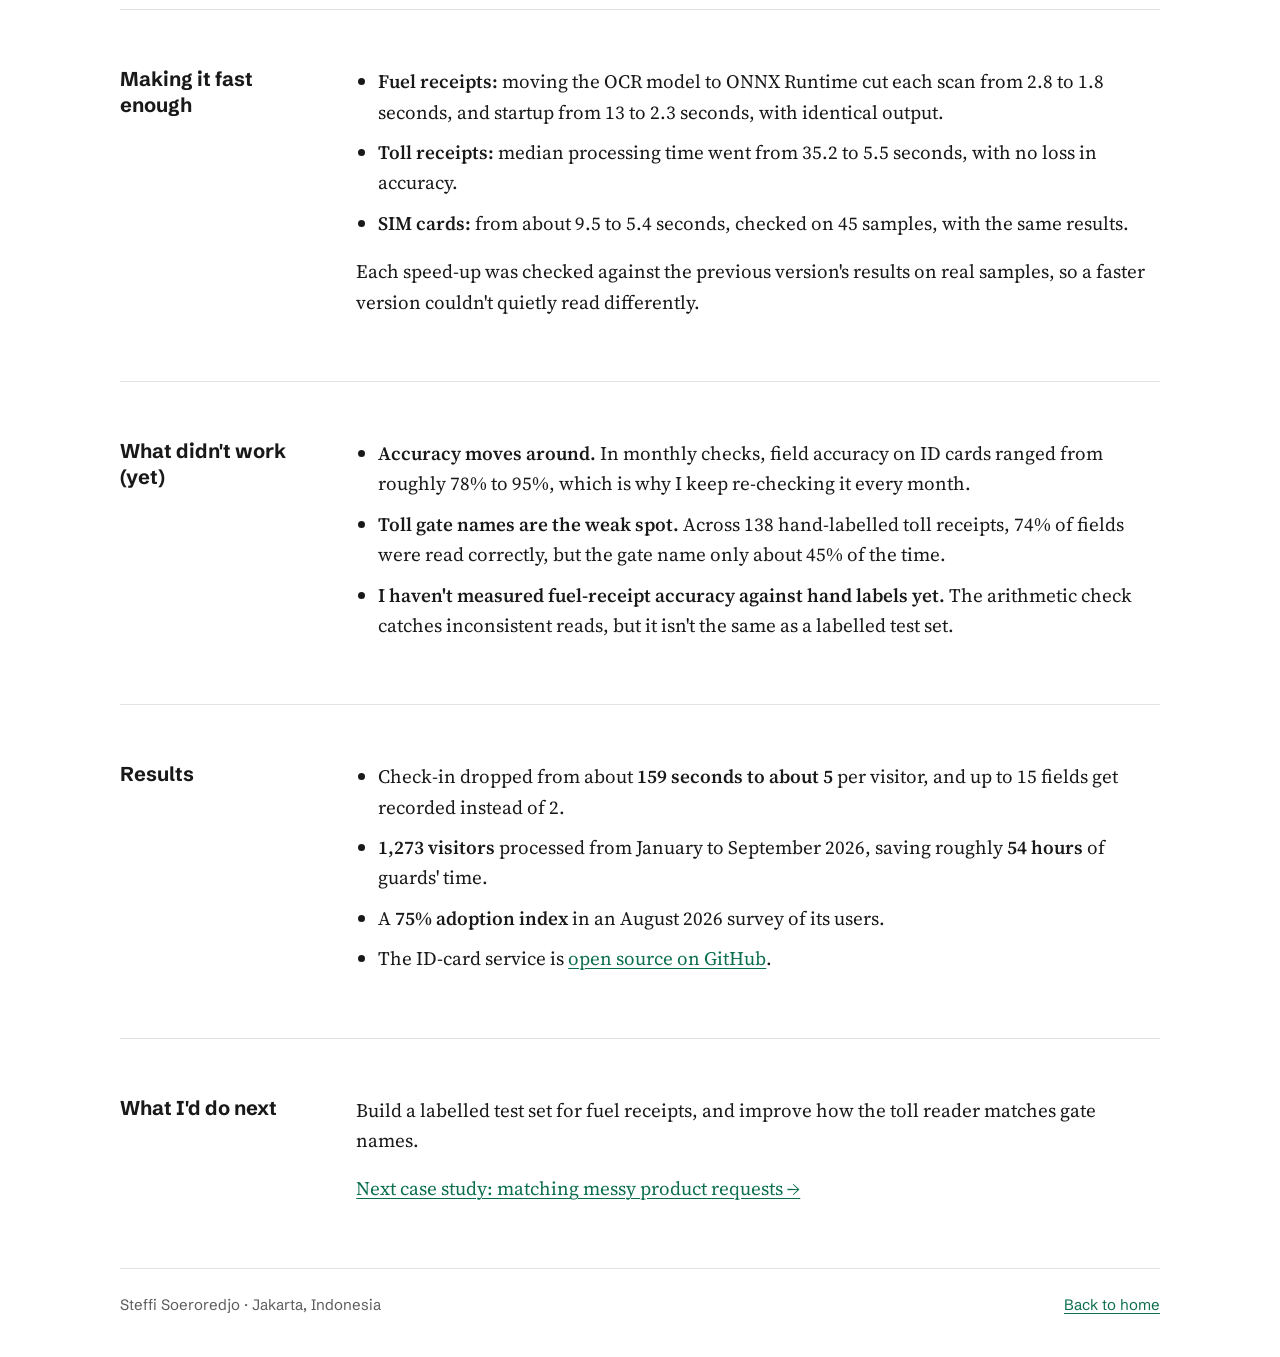
<file: work/ocr-suite.html>
<!doctype html>
<html lang="en">
<head>
<meta charset="utf-8">
<meta name="viewport" content="width=device-width, initial-scale=1">
<title>Reading Indonesian ID cards and receipts · Steffi Soeroredjo</title>
<meta name="description" content="Case study: OCR for KTP/SIM cards and fuel and toll receipts, with a browser demo of how the NIK number double-checks the OCR.">
<meta property="og:title" content="Reading Indonesian ID cards, and catching misreads with the NIK itself">
<meta property="og:description" content="Check-in from 159 seconds to about 5, and a demo you can try.">
<meta name="theme-color" content="#FFFFFF">
<link rel="icon" href="data:image/svg+xml,%3Csvg xmlns='http://www.w3.org/2000/svg' viewBox='0 0 64 64'%3E%3Crect width='64' height='64' rx='14' fill='%230B6E4F'/%3E%3Ctext x='32' y='44' font-family='Georgia,serif' font-size='36' font-weight='700' fill='%23ffffff' text-anchor='middle'%3ES%3C/text%3E%3C/svg%3E">
<link rel="preconnect" href="https://fonts.googleapis.com">
<link rel="preconnect" href="https://fonts.gstatic.com" crossorigin>
<link rel="stylesheet" href="https://fonts.googleapis.com/css2?family=Schibsted+Grotesk:wght@500;600;700;800&amp;family=Source+Serif+4:ital,opsz,wght@0,8..60,400;0,8..60,600;1,8..60,400&amp;display=swap">
<link rel="stylesheet" href="../assets/site.css">
</head>
<body>
<div class="wrap">

<header class="site-header rise">
<a class="name" href="../">Steffi Soeroredjo</a>
<nav class="site-nav" aria-label="Main">
<a href="../#work">Work</a>
<a href="../#now">Now</a>
<a href="../#about">About</a>
<a href="../#cv">CV</a>
</nav>
</header>

<main>

<section class="cs-head" aria-labelledby="title">
<a class="back rise" href="../#work">← All case studies</a>
<p class="status rise d1">Case study · 2025–2026</p>
<h1 id="title" class="rise d2">Reading Indonesian ID cards, and catching misreads with the NIK itself</h1>
<p class="lede rise d3">Two OCR tools that replace manual typing: one reads KTP and SIM cards for the warehouse guestbook, the other reads drivers' fuel and toll receipts for expense claims.</p>
<dl class="facts rise d4">
<div><dt>My role</dt><dd>Built both end to end</dd></div>
<div><dt>When</dt><dd>Oct 2025 – Aug 2026</dd></div>
<div><dt>Status</dt><dd>ID cards in daily use; receipts ready, waiting for the expense app</dd></div>
<div><dt>Built with</dt><dd>PaddleOCR, OpenCV, ONNX Runtime, Flask, FastAPI, React</dd></div>
</dl>
</section>

<section class="row reveal" aria-labelledby="problem">
<h2 id="problem">The problem</h2>
<div class="body">
<p>At the warehouse gate, security guards copied visitor details from ID cards by hand, and only 2 fields were written down. Copying all 15 by hand, which we timed on video, takes about 159 seconds per visitor.</p>
<p>Drivers' fuel and toll receipts had a similar story: each one was copied onto a paper form, added up with a calculator, then typed into the system again by Finance. That's about 108 seconds of writing plus 102 seconds of typing, per receipt.</p>
</div>
</section>

<section class="row reveal" aria-labelledby="ktp">
<h2 id="ktp">ID cards</h2>
<div class="body">
<p>A guard takes one photo of the card. The service cleans up the image with OpenCV, reads it with PaddleOCR's Indonesian model, then splits the text into up to 15 fields: NIK, name, place and date of birth, gender, address and so on.</p>
<p>The OCR is the easy part. The hard part is that it's wrong in small, believable ways: a 1 read as a 7, a smudged birth date, a place name with one letter off. So after reading, the service checks the card against itself. Place names are matched against a list of real ones, and the NIK is compared with the printed birth date and gender.</p>
<h3>The NIK trick</h3>
<p>A KTP's 16-digit NIK isn't random. It encodes where the card was issued and the holder's birth date, and for women, 40 is added to the day of birth. So the number tells you what the birth date and gender fields should say.</p>
<p>When the NIK reads cleanly, the service trusts it and uses it to correct a misread gender. When the NIK itself is garbled, it works the other way and rebuilds those digits from the printed birth date and gender. If the two still disagree, the result is marked as failing the cross-check, with a note saying which part doesn't match.</p>
</div>
</section>

<section class="row reveal" aria-labelledby="demo-title">
<h2 id="demo-title">Try it</h2>
<div class="body">
<figure class="demo" aria-describedby="demo-note">
<p class="fig-title">Decode a NIK and cross-check it against the card</p>
<p id="demo-note" class="small sans muted">The example below is made up. This runs entirely in your browser and nothing is sent anywhere, but please don't type a real person's NIK into any website, including this one.</p>
<div class="demo-inputs">
<label>NIK (16 digits)<input id="nik" class="nik" inputmode="numeric" autocomplete="off" maxlength="16" value="3174055205960001" aria-describedby="demo-note"></label>
<label>Birth date printed on the card<input id="dob" autocomplete="off" value="12-05-1996" placeholder="DD-MM-YYYY"></label>
<label>Gender printed on the card<select id="sex"><option value="F" selected>PEREMPUAN (female)</option><option value="M">LAKI-LAKI (male)</option></select></label>
</div>
<div class="segments" aria-live="polite">
<div class="seg" id="seg-prov"><code>31</code><b>Province</b><span>DKI Jakarta</span></div>
<div class="seg" id="seg-area"><code>74 05</code><b>Regency and district</b><span>area codes</span></div>
<div class="seg" id="seg-day"><code>52</code><b>Day of birth</b><span>12, female (52 − 40)</span></div>
<div class="seg" id="seg-mmyy"><code>05 96</code><b>Month and year</b><span>May 1996</span></div>
<div class="seg" id="seg-serial"><code>0001</code><b>Serial number</b><span>order of registration</span></div>
</div>
<div id="check" class="check ok" role="status"><svg width="18" height="18" viewBox="0 0 24 24" fill="none" stroke="currentColor" stroke-width="2.5" stroke-linecap="round" stroke-linejoin="round" aria-hidden="true"><path d="M5 12l5 5 9-10"></path></svg><span>Matches the card: the NIK says 12 May 1996, female.</span></div>
<p><button id="misread" type="button">Simulate an OCR misread</button></p>
<figcaption>The real service does this check on every card, alongside a confidence grade from A to F.</figcaption>
</figure>
</div>
</section>

<section class="row reveal" aria-labelledby="receipts">
<h2 id="receipts">Receipts</h2>
<div class="body">
<p>Fuel receipts come in four layouts. The reader runs a 13-stage pipeline and extracts 8 fields, then checks the arithmetic: litres times price per litre has to equal the total. Toll receipts have no fixed layout. That reader extracts 6 fields and fuzzy-matches the toll operator and gate against lists of real names.</p>
<figure>
<p class="fig-title">What the OCR reads, and what gets saved</p>
<div class="io">
<div class="io-row">
<div><span class="io-label">OCR text (made-up fuel receipt)</span><p class="raw">PRODUK : PERTAL1TE<br>HARGA/LITER : Rp 10.000<br>VOLUME (L) : 12,50<br>TOTAL HARGA : Rp 125.000</p></div>
<div><span class="io-label">Saved</span><p class="attrs"><span>Pertalite</span><span>Rp 10.000 / litre</span><span>12.50 litres</span><span>Rp 125.000</span><span>12.50 × 10.000 = 125.000 ✓</span></p></div>
</div>
<div class="io-row">
<div><span class="io-label">OCR text (toll gate line, from a real test receipt)</span><p class="raw">KOSAMBT 2</p></div>
<div><span class="io-label">Saved</span><p class="attrs"><span>Gate: Kosambi 2</span><span>matched against the gate list</span></p></div>
</div>
</div>
</figure>
</div>
</section>

<section class="row reveal" aria-labelledby="speed">
<h2 id="speed">Making it fast enough</h2>
<div class="body">
<ul>
<li><strong>Fuel receipts:</strong> moving the OCR model to ONNX Runtime cut each scan from 2.8 to 1.8 seconds, and startup from 13 to 2.3 seconds, with identical output.</li>
<li><strong>Toll receipts:</strong> median processing time went from 35.2 to 5.5 seconds, with no loss in accuracy.</li>
<li><strong>SIM cards:</strong> from about 9.5 to 5.4 seconds, checked on 45 samples, with the same results.</li>
</ul>
<p>Each speed-up was checked against the previous version's results on real samples, so a faster version couldn't quietly read differently.</p>
</div>
</section>

<section class="row reveal" aria-labelledby="didnt">
<h2 id="didnt">What didn't work (yet)</h2>
<div class="body">
<ul>
<li><strong>Accuracy moves around.</strong> In monthly checks, field accuracy on ID cards ranged from roughly 78% to 95%, which is why I keep re-checking it every month.</li>
<li><strong>Toll gate names are the weak spot.</strong> Across 138 hand-labelled toll receipts, 74% of fields were read correctly, but the gate name only about 45% of the time.</li>
<li><strong>I haven't measured fuel-receipt accuracy against hand labels yet.</strong> The arithmetic check catches inconsistent reads, but it isn't the same as a labelled test set.</li>
</ul>
</div>
</section>

<section class="row reveal" aria-labelledby="results">
<h2 id="results">Results</h2>
<div class="body">
<ul>
<li>Check-in dropped from about <strong>159 seconds to about 5</strong> per visitor, and up to 15 fields get recorded instead of 2.</li>
<li><strong>1,273 visitors</strong> processed from January to September 2026, saving roughly <strong>54 hours</strong> of guards' time.</li>
<li>A <strong>75% adoption index</strong> in an August 2026 survey of its users.</li>
<li>The ID-card service is <a href="https://github.com/Steffi-Soe/indonesian-id-ocr-service">open source on GitHub</a>.</li>
</ul>
</div>
</section>

<section class="row reveal" aria-labelledby="next">
<h2 id="next">What I'd do next</h2>
<div class="body">
<p>Build a labelled test set for fuel receipts, and improve how the toll reader matches gate names.</p>
<p><a href="cariproduk.html">Next case study: matching messy product requests →</a></p>
</div>
</section>

</main>

<footer class="site-footer">
<span>Steffi Soeroredjo · Jakarta, Indonesia</span>
<span><a href="../">Back to home</a></span>
</footer>

</div>
<script>
(function () {
  var PROVINCES = {"11":"Aceh","12":"Sumatera Utara","13":"Sumatera Barat","14":"Riau","15":"Jambi","16":"Sumatera Selatan","17":"Bengkulu","18":"Lampung","19":"Kepulauan Bangka Belitung","21":"Kepulauan Riau","31":"DKI Jakarta","32":"Jawa Barat","33":"Jawa Tengah","34":"DI Yogyakarta","35":"Jawa Timur","36":"Banten","51":"Bali","52":"Nusa Tenggara Barat","53":"Nusa Tenggara Timur","61":"Kalimantan Barat","62":"Kalimantan Tengah","63":"Kalimantan Selatan","64":"Kalimantan Timur","65":"Kalimantan Utara","71":"Sulawesi Utara","72":"Sulawesi Tengah","73":"Sulawesi Selatan","74":"Sulawesi Tenggara","75":"Gorontalo","76":"Sulawesi Barat","81":"Maluku","82":"Maluku Utara","91":"Papua","92":"Papua Barat","93":"Papua Selatan","94":"Papua Tengah","95":"Papua Pegunungan","96":"Papua Barat Daya"};
  var MONTHS = ["January","February","March","April","May","June","July","August","September","October","November","December"];
  var nik = document.getElementById("nik"), dob = document.getElementById("dob"), sex = document.getElementById("sex");
  var check = document.getElementById("check");
  var ok = '<svg width="18" height="18" viewBox="0 0 24 24" fill="none" stroke="currentColor" stroke-width="2.5" stroke-linecap="round" stroke-linejoin="round" aria-hidden="true"><path d="M5 12l5 5 9-10"></path></svg>';
  var bad = '<svg width="18" height="18" viewBox="0 0 24 24" fill="none" stroke="currentColor" stroke-width="2.5" stroke-linecap="round" stroke-linejoin="round" aria-hidden="true"><path d="M6 6l12 12M18 6L6 18"></path></svg>';
  var last = {};

  function seg(id, code, text) {
    var el = document.getElementById(id);
    el.querySelector("code").textContent = code;
    el.querySelector("span").textContent = text;
    if (last[id] !== undefined && last[id] !== code) {
      el.classList.remove("changed"); void el.offsetWidth; el.classList.add("changed");
    }
    last[id] = code;
  }
  function say(state, msg) {
    check.className = "check " + state;
    check.innerHTML = (state === "ok" ? ok : bad) + "<span></span>";
    check.querySelector("span").textContent = msg;
  }
  function update() {
    var v = nik.value.replace(/\D/g, "");
    if (v !== nik.value) nik.value = v;
    if (v.length !== 16) {
      say("bad", "A NIK has 16 digits. This one has " + v.length + ".");
      return;
    }
    var p = v.slice(0, 2), d = parseInt(v.slice(6, 8), 10), m = parseInt(v.slice(8, 10), 10), yy = parseInt(v.slice(10, 12), 10);
    var female = d > 40, day = female ? d - 40 : d;
    var year = yy <= new Date().getFullYear() % 100 ? 2000 + yy : 1900 + yy;
    seg("seg-prov", p, PROVINCES[p] || "not a province code");
    seg("seg-area", v.slice(2, 4) + " " + v.slice(4, 6), "area codes");
    seg("seg-day", v.slice(6, 8), (day >= 1 && day <= 31) ? day + ", " + (female ? "female (" + d + " − 40)" : "male") : "not a valid day");
    seg("seg-mmyy", v.slice(8, 10) + " " + v.slice(10, 12), (m >= 1 && m <= 12) ? MONTHS[m - 1] + " " + year : "not a valid month");
    seg("seg-serial", v.slice(12), "order of registration");
    if (!PROVINCES[p] || day < 1 || day > 31 || m < 1 || m > 12) {
      say("bad", "This can't be a valid NIK, so the service would rebuild these digits from the printed birth date and gender.");
      return;
    }
    var nikText = day + " " + MONTHS[m - 1] + " " + year + ", " + (female ? "female" : "male");
    var parts = dob.value.trim().split(/[-\/.\s]+/).map(Number);
    var problems = [];
    if (parts.length !== 3 || parts.some(isNaN)) {
      problems.push("the printed birth date isn't in DD-MM-YYYY form");
    } else {
      if (parts[0] !== day) problems.push("day of birth (" + day + " vs " + parts[0] + ")");
      if (parts[1] !== m) problems.push("month (" + m + " vs " + parts[1] + ")");
      if (parts[2] !== year) problems.push("year (" + year + " vs " + parts[2] + ")");
    }
    if ((sex.value === "F") !== female) problems.push("gender (" + (female ? "female" : "male") + " vs " + (sex.value === "F" ? "female" : "male") + ")");
    if (problems.length === 0) {
      say("ok", "Matches the card: the NIK says " + nikText + ".");
    } else {
      say("bad", "Cross-check failed on " + problems.join(", ") + ". The NIK says " + nikText + ". The service would mark this card as failing the cross-check.");
    }
  }
  document.getElementById("misread").addEventListener("click", function () {
    var v = nik.value.replace(/\D/g, "");
    if (v.length !== 16) { nik.value = "3174055205960001"; update(); return; }
    var i = 7, digit = (parseInt(v[i], 10) + 1) % 10;
    nik.value = v.slice(0, i) + digit + v.slice(i + 1);
    update();
  });
  nik.addEventListener("input", update);
  dob.addEventListener("input", update);
  sex.addEventListener("change", update);
  update();
})();
</script>
</body>
</html>
</file>
<file: assets/site.css>
:root{
  --ink:#191919; --ink-2:#333333; --muted:#5C5C5C; --rule:#E3E3E3;
  --paper:#FFFFFF; --soft:#F4F6F5;
  --accent:#0B6E4F; --accent-ink:#08513A; --accent-light:#7DBBA3;
  --mark:#FFE27A;
  --sans:'Schibsted Grotesk', system-ui, sans-serif;
  --serif:'Source Serif 4', Georgia, serif;
  --mono:ui-monospace, 'SFMono-Regular', Consolas, monospace;
}
html{scroll-behavior:smooth}
body{margin:0;background:var(--paper);color:var(--ink);font-family:var(--serif);font-size:19px;line-height:1.6}
.wrap{max-width:1040px;margin:0 auto;padding:0 clamp(20px,5vw,56px)}
a{color:var(--accent);text-decoration-thickness:1px;text-underline-offset:3px;transition:color .2s ease,text-decoration-thickness .2s ease}
a:hover{color:var(--accent-ink);text-decoration-thickness:3px}
a:focus-visible,button:focus-visible,input:focus-visible,select:focus-visible{outline:3px solid var(--accent);outline-offset:3px;border-radius:4px}
::selection{background:var(--mark)}
h1,h2,h3,h4{font-family:var(--sans);margin:0;line-height:1.2}
p{margin:0}
strong{font-weight:600}
.sans{font-family:var(--sans)}
.muted{color:var(--muted)}
.small{font-size:15px}

/* Header and footer */
.site-header{display:flex;flex-wrap:wrap;justify-content:space-between;align-items:center;gap:8px 24px;padding:28px 0}
.site-header .name{font-family:var(--sans);font-weight:700;font-size:18px;color:var(--ink);text-decoration:none}
.site-nav{display:flex;flex-wrap:wrap;gap:4px 24px;font-family:var(--sans);font-weight:500;font-size:16px}
.site-nav a{color:var(--ink);padding:10px 0}
.site-footer{display:flex;flex-wrap:wrap;justify-content:space-between;gap:8px 24px;padding:24px 0 40px;border-top:1px solid var(--rule);font-family:var(--sans);font-size:15px;color:var(--muted)}

/* Hero */
.hero{padding:clamp(48px,8vw,104px) 0 clamp(56px,8vw,96px);display:flex;flex-direction:column;gap:24px}
.status{display:flex;align-items:center;gap:10px;font-family:var(--sans);font-weight:500;font-size:16px;color:#4D4D4D}
.dot{width:9px;height:9px;border-radius:50%;background:var(--accent);flex:none}
.hero h1{max-width:820px;font-weight:800;font-size:clamp(40px,6vw,68px);line-height:1.06;letter-spacing:-.025em}
.lede{max-width:660px;font-size:21px;color:var(--ink-2)}
mark.hl{background:linear-gradient(transparent 60%,var(--mark) 60%) no-repeat;color:inherit;padding:0 2px}
.link-row{display:flex;flex-wrap:wrap;gap:4px 28px;font-family:var(--sans);font-weight:500;font-size:17px}
.link-row a{padding:10px 0}

/* Two-column rows: label on the left, content on the right */
.row{display:flex;flex-wrap:wrap;gap:20px 56px;padding:56px 0 64px;border-top:1px solid var(--rule)}
.row > h2{flex:1 1 180px;font-weight:700;font-size:20px;line-height:1.3}
.row > .body{flex:999 1 560px;min-width:0;display:flex;flex-direction:column;gap:18px}
.body ul,.body ol{margin:0;padding-left:22px;display:flex;flex-direction:column;gap:10px}
.body h3{font-weight:700;font-size:22px;margin-top:8px}

/* Case study list on the home page */
.cases{display:flex;flex-direction:column}
.case{display:flex;flex-direction:column;gap:8px;padding:28px 0;border-bottom:1px solid var(--rule);color:inherit;text-decoration:none}
.case:first-child{padding-top:0}
.case .meta{font-family:var(--sans);font-weight:500;font-size:15px;color:var(--muted)}
.case h3{font-weight:700;font-size:28px;letter-spacing:-.01em;color:var(--ink);margin:0}
.case .hook{color:var(--ink-2)}
.case .more{font-family:var(--sans);font-weight:600;font-size:16px;color:var(--accent);display:inline-flex;gap:8px;align-items:center}
.case:hover h3{text-decoration:underline;text-decoration-thickness:2px;text-underline-offset:5px}
.case .more span{transition:transform .2s ease}
.case:hover .more span{transform:translateX(4px)}
.tag{font-family:var(--sans);font-size:13px;font-weight:600;color:var(--accent-ink);background:#E5F2EC;border-radius:4px;padding:2px 8px;margin-left:8px;vertical-align:middle}

/* Plain lists of smaller work */
.plain{list-style:none;padding:0;margin:0;display:flex;flex-direction:column;gap:18px}
.plain li{display:flex;flex-direction:column;gap:2px}
.plain .what{font-family:var(--sans);font-weight:700;font-size:18px}
.plain .when{font-family:var(--sans);font-size:15px;color:var(--muted)}

/* Case study pages */
.back{font-family:var(--sans);font-weight:500;font-size:16px;display:inline-block;padding:10px 0}
.cs-head{padding:clamp(32px,6vw,72px) 0 clamp(40px,6vw,64px);display:flex;flex-direction:column;gap:20px}
.cs-head h1{font-weight:800;font-size:clamp(36px,5vw,56px);letter-spacing:-.02em;max-width:820px}
.facts{display:flex;flex-wrap:wrap;gap:12px 40px;margin:8px 0 0;font-family:var(--sans);font-size:15px}
.facts div{display:flex;flex-direction:column;min-width:140px}
.facts dt{color:var(--muted)}
.facts dd{margin:0;font-weight:500;color:var(--ink)}

/* Figures */
figure{margin:8px 0;background:var(--soft);border-radius:12px;padding:clamp(18px,3vw,28px);display:flex;flex-direction:column;gap:16px}
figcaption{font-family:var(--sans);font-size:15px;color:var(--muted)}
.fig-title{font-family:var(--sans);font-weight:700;font-size:17px;color:var(--ink)}

/* Flow diagram */
.flow{display:flex;flex-wrap:wrap;align-items:stretch;gap:10px;font-family:var(--sans);font-size:15px}
.flow .step{flex:1 1 140px;background:var(--paper);border:1px solid #D5DBD8;border-radius:8px;padding:12px 14px;display:flex;flex-direction:column;gap:2px}
.flow .step b{font-weight:700;color:var(--ink)}
.flow .step span{color:var(--muted)}
.flow .arrow{align-self:center;color:var(--muted)}
.lane{display:flex;flex-direction:column;gap:6px}
.lane-label{font-family:var(--sans);font-weight:600;font-size:14px;color:var(--accent-ink)}

/* Before and after examples */
.io{display:flex;flex-direction:column;gap:12px}
.io-row{display:flex;flex-wrap:wrap;gap:10px 16px;align-items:stretch}
.io-row > div{flex:1 1 260px;min-width:0;background:var(--paper);border:1px solid #D5DBD8;border-radius:8px;padding:12px 14px}
.io-label{font-family:var(--sans);font-size:13px;font-weight:600;color:var(--muted);display:block;margin-bottom:4px}
.raw{font-family:var(--mono);font-size:15px;line-height:1.5;overflow-wrap:anywhere}
.attrs{font-family:var(--sans);font-size:15px;display:flex;flex-wrap:wrap;gap:6px}
.attrs span{background:#E5F2EC;color:var(--accent-ink);border-radius:4px;padding:2px 8px}

/* Tables */
.table-wrap{overflow-x:auto}
table{border-collapse:collapse;width:100%;font-family:var(--sans);font-size:15px}
th,td{text-align:left;padding:8px 10px;border-bottom:1px solid #D5DBD8;vertical-align:top}
th{font-weight:600;color:var(--muted)}
td.num,th.num{text-align:right;font-variant-numeric:tabular-nums}
details summary{font-family:var(--sans);font-size:15px;font-weight:600;color:var(--accent);cursor:pointer;padding:6px 0}

/* Dumbbell chart */
.dumbbell{width:100%;height:auto;display:block;font-family:var(--sans)}
.dumbbell .grid{stroke:#DCE2DF;stroke-width:1}
.dumbbell .tick{fill:var(--muted);font-size:12px}
.dumbbell .label{fill:var(--ink);font-size:14px;font-weight:600}
.dumbbell .sub{fill:var(--muted);font-size:12px}
.dumbbell .val{fill:var(--ink);font-size:13px;font-weight:600}
.dumbbell .bar{stroke:var(--accent-light);stroke-width:2}
.dumbbell .before{fill:var(--accent-light);stroke:var(--soft);stroke-width:2}
.dumbbell .after{fill:var(--accent);stroke:var(--soft);stroke-width:2}
.dumbbell .hit{fill:transparent}
.dumbbell g.pair:focus{outline:none}
.dumbbell g.pair:hover .bar,.dumbbell g.pair:focus .bar{stroke:var(--accent);stroke-width:3}
.legend{display:flex;flex-wrap:wrap;gap:16px;font-family:var(--sans);font-size:14px;color:var(--ink-2)}
.legend span{display:inline-flex;align-items:center;gap:8px}
.legend i{width:10px;height:10px;border-radius:50%;display:inline-block}
.chart-tip{position:absolute;pointer-events:none;background:var(--ink);color:#fff;font-family:var(--sans);font-size:13px;line-height:1.4;padding:8px 10px;border-radius:6px;max-width:260px;opacity:0;transition:opacity .15s ease}

/* NIK demo */
.demo{display:flex;flex-direction:column;gap:18px}
.demo-inputs{display:flex;flex-wrap:wrap;gap:14px 20px;font-family:var(--sans);font-size:15px}
.demo-inputs label{display:flex;flex-direction:column;gap:6px;flex:1 1 200px;font-weight:600;color:var(--ink-2)}
.demo input,.demo select{font:inherit;font-weight:400;font-size:17px;padding:10px 12px;border:1px solid #B8C2BD;border-radius:8px;background:var(--paper);color:var(--ink);min-height:44px;box-sizing:border-box;width:100%}
.demo input.nik{font-family:var(--mono);letter-spacing:.06em}
.demo button{font-family:var(--sans);font-weight:600;font-size:16px;min-height:44px;padding:0 18px;border-radius:8px;border:1px solid var(--accent);background:var(--paper);color:var(--accent);cursor:pointer;transition:background .2s ease,color .2s ease}
.demo button:hover{background:var(--accent);color:#fff}
.segments{display:flex;flex-wrap:wrap;gap:8px}
.seg{display:flex;flex-direction:column;gap:2px;background:var(--paper);border:1px solid #D5DBD8;border-radius:8px;padding:10px 12px;flex:1 1 150px;font-family:var(--sans);font-size:14px;transition:border-color .2s ease,background .2s ease}
.seg code{font-family:var(--mono);font-size:20px;color:var(--ink);letter-spacing:.06em}
.seg b{font-weight:700;color:var(--ink)}
.seg span{color:var(--muted)}
.check{font-family:var(--sans);font-size:16px;border-radius:8px;padding:12px 14px;display:flex;gap:10px;align-items:flex-start}
.check.ok{background:#E5F2EC;color:#0A4D38}
.check.bad{background:#FBEBE5;color:#7A2E12}
.check svg{flex:none;margin-top:2px}

/* Dumbbell chart (HTML, so labels stay readable on phones) */
.db{display:flex;flex-direction:column;gap:6px}
.db-row{position:relative;display:flex;flex-direction:column;gap:6px;padding:10px 8px;border-radius:8px;outline:none;transition:background .2s ease}
.db-row:hover,.db-row:focus-visible{background:#E9EFEC}
.db-label{font-family:var(--sans);font-size:15px;display:flex;flex-wrap:wrap;gap:2px 10px;align-items:baseline}
.db-label b{font-weight:700;color:var(--ink)}
.db-label span{color:var(--muted);font-size:14px}
.db-track{position:relative;height:30px;margin:0 52px 0 48px}
.db-grid{position:absolute;top:0;bottom:0;width:1px;background:#DCE2DF}
.db-line{position:absolute;top:14px;height:2px;background:var(--accent-light);border-radius:1px}
.db-dot{position:absolute;top:9px;width:12px;height:12px;margin-left:-6px;border-radius:50%;box-shadow:0 0 0 2px var(--soft)}
.db-dot.before{background:var(--accent-light)}
.db-dot.after{background:var(--accent)}
.db-val{position:absolute;top:5px;font-family:var(--sans);font-size:13px;font-weight:600;color:var(--ink);white-space:nowrap}
.db-val.before{transform:translateX(calc(-100% - 12px))}
.db-val.after{transform:translateX(12px)}
.db-axis{position:relative;height:18px;margin:0 52px 0 48px;font-family:var(--sans);font-size:12px;color:var(--muted)}
.db-axis span{position:absolute;transform:translateX(-50%)}
.db-tip{position:absolute;left:8px;right:8px;top:100%;z-index:2;margin-top:4px;background:var(--ink);color:#fff;font-family:var(--sans);font-size:13px;line-height:1.45;padding:8px 10px;border-radius:6px;opacity:0;visibility:hidden;transition:opacity .15s ease}
.db-row:hover .db-tip,.db-row:focus-visible .db-tip{opacity:1;visibility:visible}

/* Motion */
@keyframes rise{from{opacity:0;transform:translateY(18px)}to{opacity:1;transform:none}}
@keyframes draw{from{background-size:0% 100%}to{background-size:100% 100%}}
@keyframes pulse{0%{box-shadow:0 0 0 0 rgba(11,110,79,.45)}70%{box-shadow:0 0 0 9px rgba(11,110,79,0)}100%{box-shadow:0 0 0 0 rgba(11,110,79,0)}}
@keyframes flash{0%{background:#FFF4C2}100%{background:var(--paper)}}
@media (prefers-reduced-motion: no-preference){
  .rise{animation:rise .8s cubic-bezier(.2,.7,.2,1) both}
  .d1{animation-delay:.1s}.d2{animation-delay:.22s}.d3{animation-delay:.36s}.d4{animation-delay:.5s}
  .mark-draw{animation:draw .9s cubic-bezier(.6,.1,.3,1) 1s both}
  .pulse{animation:pulse 2.4s ease-out 1.4s infinite}
  .seg.changed{animation:flash .9s ease-out}
  @supports (animation-timeline: view()){
    .reveal{animation:rise linear both;animation-timeline:view();animation-range:entry 5% cover 28%}
  }
}
@media (prefers-reduced-motion: reduce){html{scroll-behavior:auto}}
</file>
